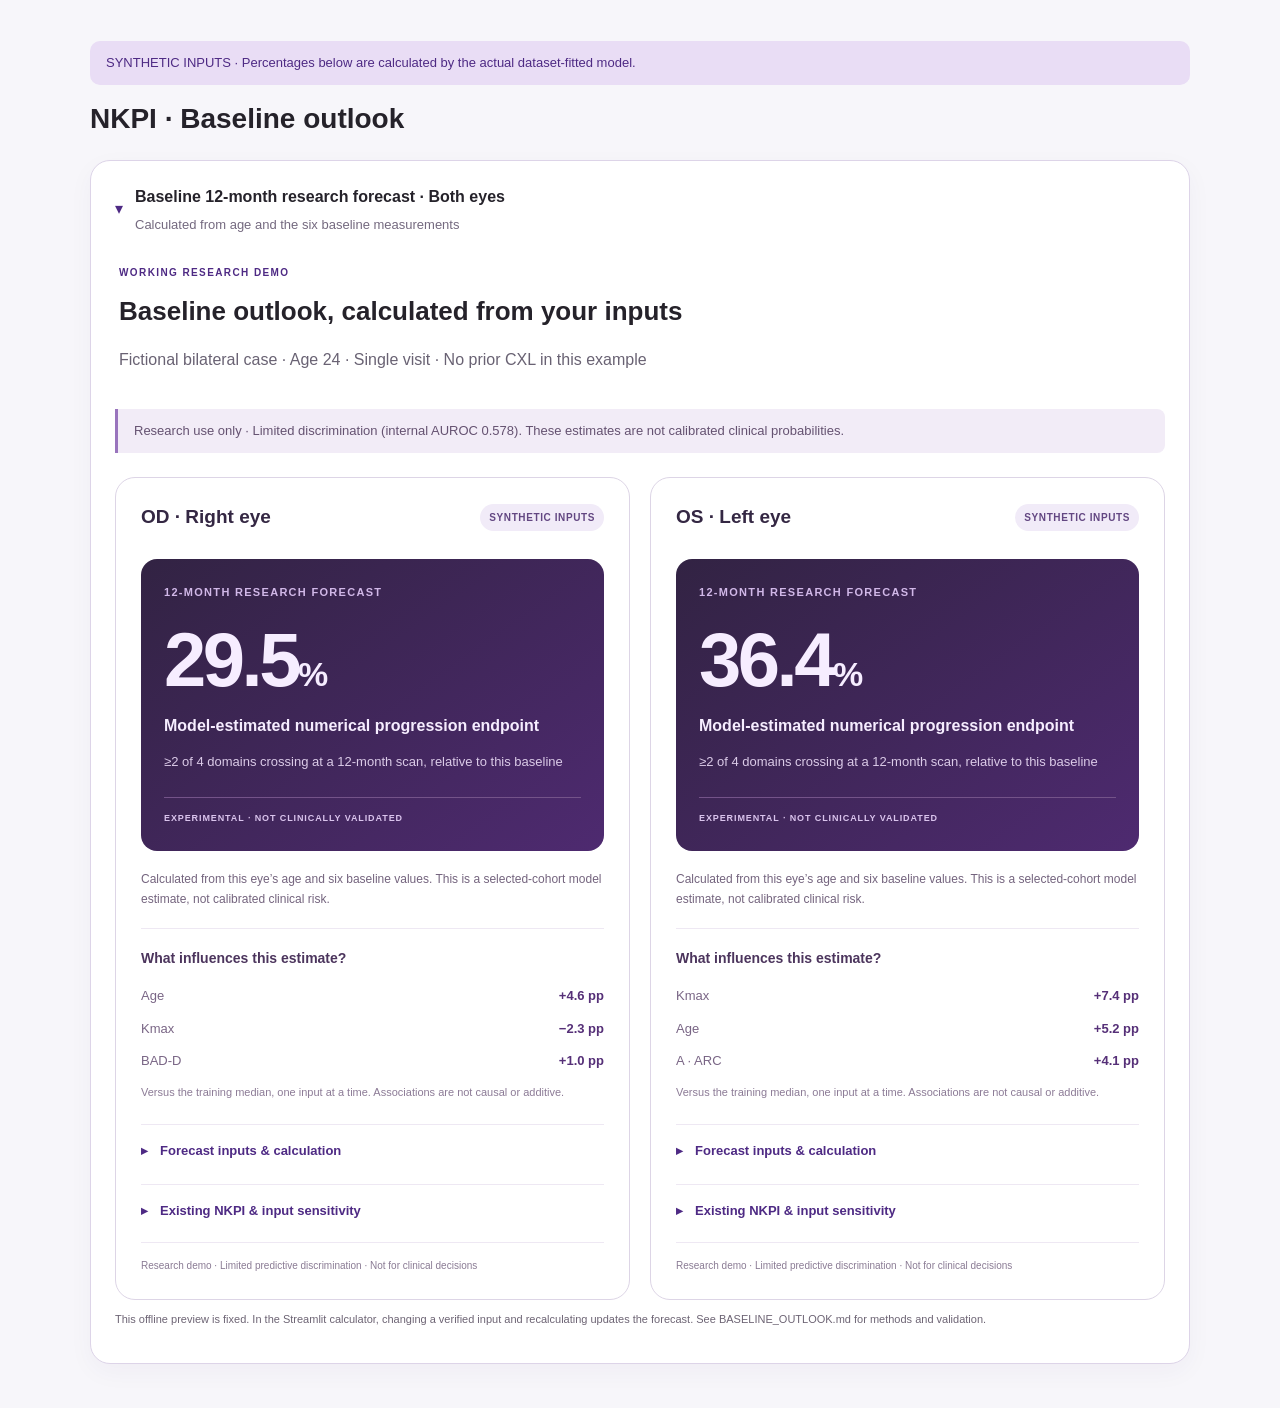
<file: docs/BASELINE_OUTLOOK_PREVIEW.html>
<!doctype html><html lang="en"><head><meta charset="utf-8"><meta name="viewport" content="width=device-width,initial-scale=1"><title>NKPI baseline forecast · Working research demo</title><link rel="stylesheet" href="../components/app.css"><style>body{padding:28px 18px}main{max-width:1100px;margin:auto}.preview-label{background:#e9ddf5;color:#4e2a84;padding:12px 16px;border-radius:10px;font-size:13px}.bl-drawer{padding:24px}</style></head><body><main><p class="preview-label">SYNTHETIC INPUTS · Percentages below are calculated by the actual dataset-fitted model.</p><h1>NKPI · Baseline outlook</h1><details class="card bl-drawer" open><summary><span><b>Baseline 12-month research forecast · Both eyes</b><small>Calculated from age and the six baseline measurements</small></span></summary><div class="bl-intro"><span class="eyebrow">WORKING RESEARCH DEMO</span><h2>Baseline outlook, calculated from your inputs</h2><p>Fictional bilateral case · Age 24 · Single visit · No prior CXL in this example</p></div><div class="bl-validation-note">Research use only · Limited discrimination (internal AUROC 0.578). These estimates are not calibrated clinical probabilities.</div><div id="cards" class="eye-grid"></div><p class="micro">This offline preview is fixed. In the Streamlit calculator, changing a verified input and recalculating updates the forecast. See BASELINE_OUTLOOK.md for methods and validation.</p></details></main><script src="../components/schema.js"></script><script src="../components/baseline_outlook.js"></script><script>const result={"eyes":{"OD":{"eye":"OD","status":"ready","case":{"eye":"OD","mode":"baseline","age":24.0,"first":{"A":7.2,"B":5.8,"C":500.0,"Kmax":47.2,"BAD_D":2.4,"ARTmax":310.0},"latest":null,"interval_days":null,"scan_quality":{"first":"ok"},"verified":true,"treatment":"untreated","context":{"lenses":false,"rubbing":false,"vision":false},"demo":true,"landmarks":null,"history":[]},"prediction":{"nkpi":26.918992060597574,"effects":[{"feature":"age","key":"age","label":"Age at first scan","value":24.0,"reference":35.70778318514412,"effect":13.420191647036757,"log_odds_term":1.2575545429686488},{"feature":"baseline_ARTmax","key":"ARTmax","label":"First scan ARTmax","value":310.0,"reference":196.0,"effect":-9.428916401331179,"log_odds_term":-0.3525262444581141},{"feature":"baseline_Kmax","key":"Kmax","label":"First scan Kmax","value":47.2,"reference":51.0,"effect":-3.266153451429332,"log_odds_term":-0.225425361207719},{"feature":"baseline_BAD_D","key":"BAD_D","label":"First scan BAD-D","value":2.4,"reference":5.87,"effect":1.8059437978469646,"log_odds_term":0.11480191206005864},{"feature":"baseline_C","key":"C","label":"First scan Thinnest cornea","value":500.0,"reference":482.0,"effect":-1.07940463506036,"log_odds_term":-0.05373519233338575},{"feature":"baseline_B","key":"B","label":"First scan PRC","value":5.8,"reference":5.36,"effect":0.9149908098932151,"log_odds_term":0.05057118752593071},{"feature":"baseline_A","key":"A","label":"First scan ARC","value":7.2,"reference":7.08,"effect":-0.07652953321799671,"log_odds_term":-0.0065143515507504225}],"outside_range":[]},"errors":[],"holds":[],"warnings":[],"measurements":[{"key":"A","label":"A \u00b7 ARC","name":"Anterior radius","unit":"mm","decimals":2,"low":2.5,"high":12.5,"first":7.2,"latest":null,"change":null},{"key":"B","label":"B \u00b7 PRC","name":"Posterior radius","unit":"mm","decimals":2,"low":2.5,"high":12.5,"first":5.8,"latest":null,"change":null},{"key":"C","label":"C \u00b7 Thinnest","name":"Minimum pachymetry","unit":"\u00b5m","decimals":0,"low":200,"high":800,"first":500.0,"latest":null,"change":null},{"key":"Kmax","label":"Kmax","name":"Maximum keratometry","unit":"D","decimals":1,"low":20,"high":100,"first":47.2,"latest":null,"change":null},{"key":"BAD_D","label":"BAD-D","name":"Belin\u2013Ambr\u00f3sio deviation","unit":"","decimals":2,"low":-5,"high":60,"first":2.4,"latest":null,"change":null},{"key":"ARTmax","label":"ARTmax","name":"Relational thickness","unit":"","decimals":1,"low":1,"high":1000,"first":310.0,"latest":null,"change":null}],"model":{"file":"release_model_baseline.json","sha256":"1d300a50bbc7238b4dae0e29da31f40fa06cac040ad58ccf5cad4ebcc79e37f8","name":"Calibrated regularized logistic regression","release_id":"kcn-research-vnext-20260911-baseline","endpoint":"Source-recorded CXL-like treatment status","n_eyes":301,"n_patients":166,"n_cxl":64,"auc":0.7500791139240506,"auc95":[0.6820935202872926,0.8103057293629369]},"audit":[{"feature":"age","label":"Age at first scan","input_value":24.0,"model_value":24.0,"match":true},{"feature":"baseline_A","label":"First scan ARC","input_value":7.2,"model_value":7.2,"match":true},{"feature":"baseline_B","label":"First scan PRC","input_value":5.8,"model_value":5.8,"match":true},{"feature":"baseline_C","label":"First scan Thinnest cornea","input_value":500.0,"model_value":500.0,"match":true},{"feature":"baseline_BAD_D","label":"First scan BAD-D","input_value":2.4,"model_value":2.4,"match":true},{"feature":"baseline_ARTmax","label":"First scan ARTmax","input_value":310.0,"model_value":310.0,"match":true},{"feature":"baseline_Kmax","label":"First scan Kmax","input_value":47.2,"model_value":47.2,"match":true}],"impact_audit":{"method":"one_feature_to_stored_training_median","unit":"NKPI points on the displayed 0\u2013100 scale","additive":false,"causal":false,"cohort":{"eyes":301,"patients":166,"events":64,"controls":237},"rows":[{"feature":"age","label":"Age at first scan","key":"age","source":"age","direction":1,"unit":"years","value":24.0,"reference":35.70778318514412,"difference_from_median":-11.707783185144123,"effect_points":13.420191647036757,"nkpi_at_median":13.498800413560817,"outside_training_range":false,"rank":1},{"feature":"baseline_ARTmax","label":"First scan ARTmax","key":"ARTmax","source":"first","direction":1,"unit":"","value":310.0,"reference":196.0,"difference_from_median":114.0,"effect_points":-9.428916401331179,"nkpi_at_median":36.34790846192875,"outside_training_range":false,"rank":2},{"feature":"baseline_Kmax","label":"First scan Kmax","key":"Kmax","source":"first","direction":1,"unit":"D","value":47.2,"reference":51.0,"difference_from_median":-3.799999999999997,"effect_points":-3.266153451429332,"nkpi_at_median":30.185145512026907,"outside_training_range":false,"rank":3},{"feature":"baseline_BAD_D","label":"First scan BAD-D","key":"BAD_D","source":"first","direction":1,"unit":"","value":2.4,"reference":5.87,"difference_from_median":-3.47,"effect_points":1.8059437978469646,"nkpi_at_median":25.11304826275061,"outside_training_range":false,"rank":4},{"feature":"baseline_C","label":"First scan Thinnest cornea","key":"C","source":"first","direction":1,"unit":"\u00b5m","value":500.0,"reference":482.0,"difference_from_median":18.0,"effect_points":-1.07940463506036,"nkpi_at_median":27.998396695657934,"outside_training_range":false,"rank":5},{"feature":"baseline_B","label":"First scan PRC","key":"B","source":"first","direction":1,"unit":"mm","value":5.8,"reference":5.36,"difference_from_median":0.4399999999999995,"effect_points":0.9149908098932151,"nkpi_at_median":26.00400125070436,"outside_training_range":false,"rank":6},{"feature":"baseline_A","label":"First scan ARC","key":"A","source":"first","direction":1,"unit":"mm","value":7.2,"reference":7.08,"difference_from_median":0.1200000000000001,"effect_points":-0.07652953321799671,"nkpi_at_median":26.99552159381557,"outside_training_range":false,"rank":7}]},"input_sha256":"cfce4c667e82439e2dc42534ecd1a0f3368edd32dc1fbdc31642adcf8b1ecf66","model_sha256":"1d300a50bbc7238b4dae0e29da31f40fa06cac040ad58ccf5cad4ebcc79e37f8","evidence":{"version":"1.0.0-observed-evidence","model_sha256":"998c8ad6323d84a0782be2163d91f8bcc8410fd259c686831ccba1a01fa071cc","input_sha256":"cfce4c667e82439e2dc42534ecd1a0f3368edd32dc1fbdc31642adcf8b1ecf66","eye":"OD","research_only":true,"status":"unavailable","reason":"A second visit is needed to assess observed change.","calibrated":false},"baseline_outlook":{"version":"1.1.0-baseline-forecast-demo","eye":"OD","input_sha256":"cfce4c667e82439e2dc42534ecd1a0f3368edd32dc1fbdc31642adcf8b1ecf66","model_sha256":"1d300a50bbc7238b4dae0e29da31f40fa06cac040ad58ccf5cad4ebcc79e37f8","research_only":true,"calibrated":false,"status":"ready","reason":null,"forecast":{"status":"experimental_ready","version":"0.2.0-baseline-research-demo","eye":"OD","input_sha256":"cfce4c667e82439e2dc42534ecd1a0f3368edd32dc1fbdc31642adcf8b1ecf66","model_sha256":"44966371a38b676ba37aa10b93f8aa5b76652abcb87f1521fe3fb95ac8288a08","horizon_months":12,"probability":0.2948005728874254,"clinical_release":false,"population_risk_calibration":false,"endpoint":"at_least_two_of_four_numerical_domains","predictor_reference":"selected_baseline_scan","feature_values":{"age_baseline":24.0,"baseline_A":7.2,"baseline_B":5.8,"baseline_C":500.0,"baseline_BAD_D":2.4,"baseline_ARTmax":310.0,"baseline_Kmax":47.2,"log_interval_years":0.0},"effects":[{"feature":"age_baseline","key":"age","value":24.0,"reference":34.2101480523214,"probability_at_reference":0.24864596016997723,"effect_pp":4.615461271744817},{"feature":"baseline_Kmax","key":"Kmax","value":47.2,"reference":50.8,"probability_at_reference":0.31751335010200393,"effect_pp":-2.271277721457854},{"feature":"baseline_BAD_D","key":"BAD_D","value":2.4,"reference":5.745,"probability_at_reference":0.28470229467544966,"effect_pp":1.009827821197573},{"feature":"baseline_C","key":"C","value":500.0,"reference":484.5,"probability_at_reference":0.28650845704410977,"effect_pp":0.8292115843315628},{"feature":"baseline_A","key":"A","value":7.2,"reference":7.08,"probability_at_reference":0.2994988542232202,"effect_pp":-0.4698281335794807},{"feature":"baseline_B","key":"B","value":5.8,"reference":5.385,"probability_at_reference":0.29637987306239305,"effect_pp":-0.15793001749676572},{"feature":"baseline_ARTmax","key":"ARTmax","value":310.0,"reference":201.0,"probability_at_reference":0.29437286516012307,"effect_pp":0.04277077273023289}],"outside_training_ranges":[],"extrapolated":false,"assumption_treatment":"untreated","assumption_scan_quality":"ok"},"current_nkpi":26.918992060597574,"score_low":21.584832357704748,"score_high":33.016333507658416,"rows":[{"key":"ARTmax","value":310.0,"reference_pair_limit":44.24,"input_low":265.76,"input_high":354.24,"clipped":false,"score_at_low":30.39431609603438,"score_at_high":23.705707061515362,"score_low":23.705707061515362,"score_high":30.39431609603438,"maximum_shift":3.475324035436806},{"key":"C","value":500.0,"reference_pair_limit":14.2,"input_low":485.8,"input_high":514.2,"clipped":false,"score_at_low":27.76833111838384,"score_at_high":26.086249382501293,"score_low":26.086249382501293,"score_high":27.76833111838384,"maximum_shift":0.849339057786267},{"key":"Kmax","value":47.2,"reference_pair_limit":0.926,"input_low":46.274,"input_high":48.126000000000005,"clipped":false,"score_at_low":26.15777370183561,"score_at_high":27.694054606054525,"score_low":26.15777370183561,"score_high":27.694054606054525,"maximum_shift":0.7750625454569509},{"key":"BAD_D","value":2.4,"reference_pair_limit":0.81,"input_low":1.5899999999999999,"input_high":3.21,"clipped":false,"score_at_low":27.352167156842192,"score_at_high":26.490175657675458,"score_low":26.490175657675458,"score_high":27.352167156842192,"maximum_shift":0.4331750962446179},{"key":"B","value":5.8,"reference_pair_limit":0.131,"input_low":5.669,"input_high":5.931,"clipped":false,"score_at_low":26.644459037163912,"score_at_high":27.195305073259398,"score_low":26.644459037163912,"score_high":27.195305073259398,"maximum_shift":0.2763130126618236},{"key":"A","value":7.2,"reference_pair_limit":0.106,"input_low":7.094,"input_high":7.306,"clipped":false,"score_at_low":26.986586086295922,"score_at_high":26.85150507580628,"score_low":26.85150507580628,"score_high":26.986586086295922,"maximum_shift":0.06759402569834805}],"largest_sensitivity":"ARTmax","age_fixed":24.0,"within_training_ranges":true,"outside_training_ranges":[],"top_contributors":[{"feature":"age","key":"age","label":"Age at first scan","value":24.0,"reference":35.70778318514412,"effect":13.420191647036757,"log_odds_term":1.2575545429686488},{"feature":"baseline_ARTmax","key":"ARTmax","label":"First scan ARTmax","value":310.0,"reference":196.0,"effect":-9.428916401331179,"log_odds_term":-0.3525262444581141},{"feature":"baseline_Kmax","key":"Kmax","label":"First scan Kmax","value":47.2,"reference":51.0,"effect":-3.266153451429332,"log_odds_term":-0.225425361207719}],"scan_quality":"ok","treatment":"untreated","clipped":false}},"OS":{"eye":"OS","status":"ready","case":{"eye":"OS","mode":"baseline","age":24.0,"first":{"A":6.1,"B":4.7,"C":423.0,"Kmax":62.1,"BAD_D":12.8,"ARTmax":106.0},"latest":null,"interval_days":null,"scan_quality":{"first":"ok"},"verified":true,"treatment":"untreated","context":{"lenses":false,"rubbing":false,"vision":false},"demo":true,"landmarks":null,"history":[]},"prediction":{"nkpi":57.022186275433405,"effects":[{"feature":"age","key":"age","label":"Age at first scan","value":24.0,"reference":35.70778318514412,"effect":21.038323054534636,"log_odds_term":1.2575545429686488},{"feature":"baseline_Kmax","key":"Kmax","label":"First scan Kmax","value":62.1,"reference":51.0,"effect":11.641770952675287,"log_odds_term":0.4028825143006396},{"feature":"baseline_ARTmax","key":"ARTmax","label":"First scan ARTmax","value":106.0,"reference":196.0,"effect":8.606185603134954,"log_odds_term":0.4320522809027427},{"feature":"baseline_BAD_D","key":"BAD_D","label":"First scan BAD-D","value":12.8,"reference":5.87,"effect":-4.520856950068051,"log_odds_term":-0.16649453785095028},{"feature":"baseline_C","key":"C","label":"First scan Thinnest cornea","value":423.0,"reference":482.0,"effect":4.396698866379033,"log_odds_term":0.17810035359194618},{"feature":"baseline_B","key":"B","label":"First scan PRC","value":4.7,"reference":5.36,"effect":-1.7193937240071975,"log_odds_term":-0.0669891592397481},{"feature":"baseline_A","key":"A","label":"First scan ARC","value":6.1,"reference":7.08,"effect":0.7795465875056848,"log_odds_term":0.029113362331863697}],"outside_range":[]},"errors":[],"holds":[],"warnings":[],"measurements":[{"key":"A","label":"A \u00b7 ARC","name":"Anterior radius","unit":"mm","decimals":2,"low":2.5,"high":12.5,"first":6.1,"latest":null,"change":null},{"key":"B","label":"B \u00b7 PRC","name":"Posterior radius","unit":"mm","decimals":2,"low":2.5,"high":12.5,"first":4.7,"latest":null,"change":null},{"key":"C","label":"C \u00b7 Thinnest","name":"Minimum pachymetry","unit":"\u00b5m","decimals":0,"low":200,"high":800,"first":423.0,"latest":null,"change":null},{"key":"Kmax","label":"Kmax","name":"Maximum keratometry","unit":"D","decimals":1,"low":20,"high":100,"first":62.1,"latest":null,"change":null},{"key":"BAD_D","label":"BAD-D","name":"Belin\u2013Ambr\u00f3sio deviation","unit":"","decimals":2,"low":-5,"high":60,"first":12.8,"latest":null,"change":null},{"key":"ARTmax","label":"ARTmax","name":"Relational thickness","unit":"","decimals":1,"low":1,"high":1000,"first":106.0,"latest":null,"change":null}],"model":{"file":"release_model_baseline.json","sha256":"1d300a50bbc7238b4dae0e29da31f40fa06cac040ad58ccf5cad4ebcc79e37f8","name":"Calibrated regularized logistic regression","release_id":"kcn-research-vnext-20260911-baseline","endpoint":"Source-recorded CXL-like treatment status","n_eyes":301,"n_patients":166,"n_cxl":64,"auc":0.7500791139240506,"auc95":[0.6820935202872926,0.8103057293629369]},"audit":[{"feature":"age","label":"Age at first scan","input_value":24.0,"model_value":24.0,"match":true},{"feature":"baseline_A","label":"First scan ARC","input_value":6.1,"model_value":6.1,"match":true},{"feature":"baseline_B","label":"First scan PRC","input_value":4.7,"model_value":4.7,"match":true},{"feature":"baseline_C","label":"First scan Thinnest cornea","input_value":423.0,"model_value":423.0,"match":true},{"feature":"baseline_BAD_D","label":"First scan BAD-D","input_value":12.8,"model_value":12.8,"match":true},{"feature":"baseline_ARTmax","label":"First scan ARTmax","input_value":106.0,"model_value":106.0,"match":true},{"feature":"baseline_Kmax","label":"First scan Kmax","input_value":62.1,"model_value":62.1,"match":true}],"impact_audit":{"method":"one_feature_to_stored_training_median","unit":"NKPI points on the displayed 0\u2013100 scale","additive":false,"causal":false,"cohort":{"eyes":301,"patients":166,"events":64,"controls":237},"rows":[{"feature":"age","label":"Age at first scan","key":"age","source":"age","direction":1,"unit":"years","value":24.0,"reference":35.70778318514412,"difference_from_median":-11.707783185144123,"effect_points":21.038323054534636,"nkpi_at_median":35.98386322089877,"outside_training_range":false,"rank":1},{"feature":"baseline_Kmax","label":"First scan Kmax","key":"Kmax","source":"first","direction":1,"unit":"D","value":62.1,"reference":51.0,"difference_from_median":11.100000000000001,"effect_points":11.641770952675287,"nkpi_at_median":45.38041532275812,"outside_training_range":false,"rank":2},{"feature":"baseline_ARTmax","label":"First scan ARTmax","key":"ARTmax","source":"first","direction":1,"unit":"","value":106.0,"reference":196.0,"difference_from_median":-90.0,"effect_points":8.606185603134954,"nkpi_at_median":48.41600067229845,"outside_training_range":false,"rank":3},{"feature":"baseline_BAD_D","label":"First scan BAD-D","key":"BAD_D","source":"first","direction":1,"unit":"","value":12.8,"reference":5.87,"difference_from_median":6.930000000000001,"effect_points":-4.520856950068051,"nkpi_at_median":61.54304322550146,"outside_training_range":false,"rank":4},{"feature":"baseline_C","label":"First scan Thinnest cornea","key":"C","source":"first","direction":1,"unit":"\u00b5m","value":423.0,"reference":482.0,"difference_from_median":-59.0,"effect_points":4.396698866379033,"nkpi_at_median":52.62548740905437,"outside_training_range":false,"rank":5},{"feature":"baseline_B","label":"First scan PRC","key":"B","source":"first","direction":1,"unit":"mm","value":4.7,"reference":5.36,"difference_from_median":-0.6600000000000001,"effect_points":-1.7193937240071975,"nkpi_at_median":58.7415799994406,"outside_training_range":false,"rank":6},{"feature":"baseline_A","label":"First scan ARC","key":"A","source":"first","direction":1,"unit":"mm","value":6.1,"reference":7.08,"difference_from_median":-0.9800000000000004,"effect_points":0.7795465875056848,"nkpi_at_median":56.24263968792772,"outside_training_range":false,"rank":7}]},"input_sha256":"b3d2eb5af9e120a1113b38390d95dbd70b3e911897e4d463394ababced403893","model_sha256":"1d300a50bbc7238b4dae0e29da31f40fa06cac040ad58ccf5cad4ebcc79e37f8","evidence":{"version":"1.0.0-observed-evidence","model_sha256":"998c8ad6323d84a0782be2163d91f8bcc8410fd259c686831ccba1a01fa071cc","input_sha256":"b3d2eb5af9e120a1113b38390d95dbd70b3e911897e4d463394ababced403893","eye":"OS","research_only":true,"status":"unavailable","reason":"A second visit is needed to assess observed change.","calibrated":false},"baseline_outlook":{"version":"1.1.0-baseline-forecast-demo","eye":"OS","input_sha256":"b3d2eb5af9e120a1113b38390d95dbd70b3e911897e4d463394ababced403893","model_sha256":"1d300a50bbc7238b4dae0e29da31f40fa06cac040ad58ccf5cad4ebcc79e37f8","research_only":true,"calibrated":false,"status":"ready","reason":null,"forecast":{"status":"experimental_ready","version":"0.2.0-baseline-research-demo","eye":"OS","input_sha256":"b3d2eb5af9e120a1113b38390d95dbd70b3e911897e4d463394ababced403893","model_sha256":"44966371a38b676ba37aa10b93f8aa5b76652abcb87f1521fe3fb95ac8288a08","horizon_months":12,"probability":0.36368456183654807,"clinical_release":false,"population_risk_calibration":false,"endpoint":"at_least_two_of_four_numerical_domains","predictor_reference":"selected_baseline_scan","feature_values":{"age_baseline":24.0,"baseline_A":6.1,"baseline_B":4.7,"baseline_C":423.0,"baseline_BAD_D":12.8,"baseline_ARTmax":106.0,"baseline_Kmax":62.1,"log_interval_years":0.0},"effects":[{"feature":"baseline_Kmax","key":"Kmax","value":62.1,"reference":50.8,"probability_at_reference":0.29005063353733535,"effect_pp":7.363392829921272},{"feature":"age_baseline","key":"age","value":24.0,"reference":34.2101480523214,"probability_at_reference":0.3115092390135232,"effect_pp":5.217532282302489},{"feature":"baseline_A","key":"A","value":6.1,"reference":7.08,"probability_at_reference":0.32232098210889926,"effect_pp":4.136357972764881},{"feature":"baseline_C","key":"C","value":423.0,"reference":484.5,"probability_at_reference":0.4013553522856236,"effect_pp":-3.767079044907551},{"feature":"baseline_BAD_D","key":"BAD_D","value":12.8,"reference":5.745,"probability_at_reference":0.38795742231738445,"effect_pp":-2.427286048083638},{"feature":"baseline_B","key":"B","value":4.7,"reference":5.385,"probability_at_reference":0.36079225997286307,"effect_pp":0.28923018636849984},{"feature":"baseline_ARTmax","key":"ARTmax","value":106.0,"reference":201.0,"probability_at_reference":0.3640997939051772,"effect_pp":-0.04152320686291455}],"outside_training_ranges":[],"extrapolated":false,"assumption_treatment":"untreated","assumption_scan_quality":"ok"},"current_nkpi":57.022186275433405,"score_low":49.05515106942948,"score_high":64.6413504800765,"rows":[{"key":"ARTmax","value":106.0,"reference_pair_limit":44.24,"input_low":61.76,"input_high":150.24,"clipped":false,"score_at_low":61.132904912028856,"score_at_high":52.812292446146216,"score_low":52.812292446146216,"score_high":61.132904912028856,"maximum_shift":4.209893829287189},{"key":"Kmax","value":62.1,"reference_pair_limit":1.62,"input_low":60.480000000000004,"input_high":63.72,"clipped":false,"score_at_low":55.34064273502432,"score_at_high":58.68768017490059,"score_low":55.34064273502432,"score_high":58.68768017490059,"maximum_shift":1.6815435404090877},{"key":"C","value":423.0,"reference_pair_limit":14.2,"input_low":408.8,"input_high":437.2,"clipped":false,"score_at_low":58.066661063817904,"score_at_high":55.971421968081295,"score_low":55.971421968081295,"score_high":58.066661063817904,"maximum_shift":1.050764307352111},{"key":"BAD_D","value":12.8,"reference_pair_limit":0.81,"input_low":11.99,"input_high":13.610000000000001,"clipped":false,"score_at_low":57.558253352836836,"score_at_high":56.48446727931805,"score_low":56.48446727931805,"score_high":57.558253352836836,"maximum_shift":0.537718996115359},{"key":"B","value":4.7,"reference_pair_limit":0.131,"input_low":4.569,"input_high":4.831,"clipped":false,"score_at_low":56.67874876231794,"score_at_high":57.36494917401228,"score_low":56.67874876231794,"score_high":57.36494917401228,"maximum_shift":0.3434375131154681},{"key":"A","value":6.1,"reference_pair_limit":0.106,"input_low":5.994,"input_high":6.2059999999999995,"clipped":false,"score_at_low":57.10630335830523,"score_at_high":56.93802862377955,"score_low":56.93802862377955,"score_high":57.10630335830523,"maximum_shift":0.0841576516538538}],"largest_sensitivity":"ARTmax","age_fixed":24.0,"within_training_ranges":true,"outside_training_ranges":[],"top_contributors":[{"feature":"age","key":"age","label":"Age at first scan","value":24.0,"reference":35.70778318514412,"effect":21.038323054534636,"log_odds_term":1.2575545429686488},{"feature":"baseline_Kmax","key":"Kmax","label":"First scan Kmax","value":62.1,"reference":51.0,"effect":11.641770952675287,"log_odds_term":0.4028825143006396},{"feature":"baseline_ARTmax","key":"ARTmax","label":"First scan ARTmax","value":106.0,"reference":196.0,"effect":8.606185603134954,"log_odds_term":0.4320522809027427}],"scan_quality":"ok","treatment":"untreated","clipped":false}}},"version":"3.1.0-interval-half","ui_version":"8.2.0-baseline-forecast-demo"},config={"version":"0.2.0-baseline-research-demo","features":["age_baseline","baseline_A","baseline_B","baseline_C","baseline_BAD_D","baseline_ARTmax","baseline_Kmax","log_interval_years"],"scaler_mean":[39.751093569624146,7.0073275862068956,5.353146551724137,484.1508620689655,6.381853448275863,224.1293103448276,52.35431034482758,0.14132626243880975],"scaler_scale":[16.079416102237662,0.5729045141578564,0.6249993207487391,45.949171685321836,3.935530625736357,108.97164532910051,6.3579829299998005,0.8245974536196873],"coef":[-0.3679871299582394,-0.10740109641234365,-0.011423034101260759,0.11923363966960444,-0.05773669132709364,0.0020576777865102753,0.18889997024779337,0.09618683800136436],"intercept":-1.119909253149248,"feature_stats":{"age_baseline":{"min":18.853227650122864,"max":79.54441227403711,"median":34.2101480523214},"baseline_A":{"min":4.43,"max":8.4,"median":7.08},"baseline_B":{"min":3.16,"max":6.68,"median":5.385},"baseline_C":{"min":353.0,"max":639.0,"median":484.5},"baseline_BAD_D":{"min":-0.6,"max":26.51,"median":5.745},"baseline_ARTmax":{"min":49.0,"max":609.0,"median":201.0},"baseline_Kmax":{"min":41.7,"max":82.8,"median":50.8},"log_interval_years":{"min":-1.3897020100222326,"max":1.5866121776746571,"median":0.19074836553861582}},"horizon_months":12,"training_eyes":232,"training_patients":130,"target":"At least 2 of 4 fixed domains crossed at recorded follow-up relative to first scan","domain_rules":[{"key":"anterior","label":"Anterior curvature","rule":"ARC decrease >0.106 mm OR Kmax increase >1 D"},{"key":"posterior","label":"Posterior curvature","rule":"PRC decrease >0.085 mm"},{"key":"pachymetric","label":"Pachymetric","rule":"Thinnest decrease >2% OR ARTmax decrease >44.24"},{"key":"composite","label":"Composite deviation","rule":"BAD-D increase >0.42"}],"sha256":"44966371a38b676ba37aa10b93f8aa5b76652abcb87f1521fe3fb95ac8288a08","clinical_release":false,"population_risk_calibration":false,"validation":{"eyes":232,"events":59,"auc":0.5775448221808563,"brier":0.18827707973214675,"log_loss":0.5633196367554829,"observed_fraction":0.2543103448275862,"mean_prediction":0.2549399006881831,"calibration_intercept":-0.14298953988737206,"calibration_slope":0.8685483205707552},"prevalence_validation":{"eyes":232,"events":59,"auc":0.47506613108650925,"brier":0.1896692838997715,"log_loss":0.5671074761916796,"observed_fraction":0.2543103448275862,"mean_prediction":0.25430758901281714,"calibration_intercept":-0.4990466568329735,"calibration_slope":0.5360325061189236},"near_twelve_months":{"window_months":[9,15],"eyes":45,"patients":25,"events":11,"note":"Post-fit descriptive subset of held-out predictions at the actual observed intervals, not exact 12-month validation.","metrics":{"candidate":{"eyes":45,"events":11,"auc":0.5989304812834224,"brier":0.18149654714504182,"log_loss":0.5472413710043492,"observed_fraction":0.24444444444444444,"mean_prediction":0.25809127901109147,"calibration_intercept":0.4718234677292476,"calibration_slope":1.5268722159909502},"interval_only":{"eyes":45,"events":11,"auc":0.5013368983957219,"brier":0.18497605384852903,"log_loss":0.5568972104064949,"observed_fraction":0.24444444444444444,"mean_prediction":0.2548926702279745,"calibration_intercept":-29.56837363855845,"calibration_slope":-26.495530705191676},"prevalence":{"eyes":45,"events":11,"auc":0.4144385026737968,"brier":0.18489138058988241,"log_loss":0.5566784101454725,"observed_fraction":0.24444444444444444,"mean_prediction":0.2542876209542876,"calibration_intercept":-42.048692449417636,"calibration_slope":-38.020274731103726}}},"bootstrap":{"auc_95_percentile":[0.49544820334552575,0.6658304842584294],"brier_improvement_over_prevalence_95_percentile":[-0.0032386662463731695,0.006195459563359263],"note":"Patient-cluster bootstrap of fixed averaged OOF predictions; does not refit or capture all model-development uncertainty."}};document.getElementById('cards').innerHTML=Object.values(result.eyes).map(r=>NKPIBaseline.render({...r.baseline_outlook,forecast_config:config,demo:true})).join('');</script></body></html>
</file>
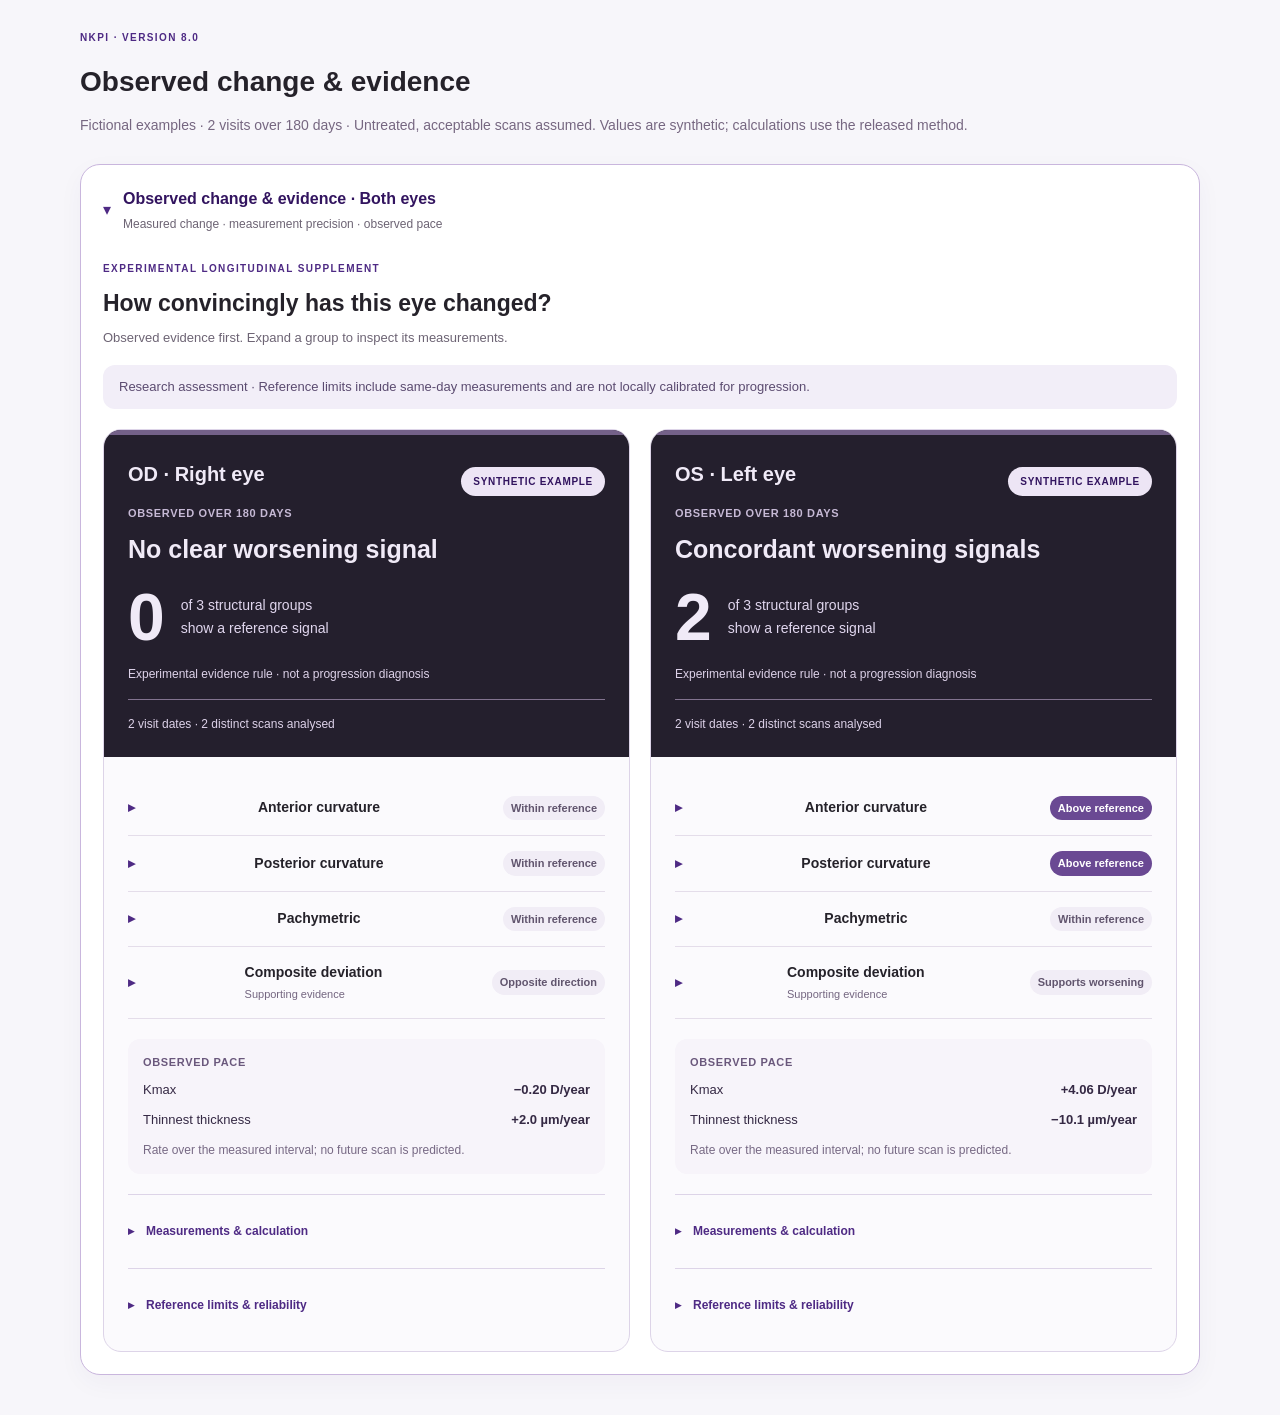
<file: docs/OBSERVED_EVIDENCE_PREVIEW.html>
<!doctype html><html lang="en"><head><meta charset="utf-8"><meta name="viewport" content="width=device-width,initial-scale=1"><title>NKPI 8.0 · Observed evidence preview</title><link rel="stylesheet" href="../components/app.css"><style>body{padding:24px 12px}main{max-width:1120px;margin:auto}.preview-note{color:#766781;font-size:14px;margin-bottom:24px}</style></head><body><main><span class="eyebrow">NKPI · VERSION 8.0</span><h1>Observed change &amp; evidence</h1><p class="preview-note">Fictional examples · 2 visits over 180 days · Untreated, acceptable scans assumed. Values are synthetic; calculations use the released method.</p><details class="card progression-drawer" open><summary><span><b>Observed change &amp; evidence · Both eyes</b><small>Measured change · measurement precision · observed pace</small></span></summary><div class="progression-intro"><span class="eyebrow">EXPERIMENTAL LONGITUDINAL SUPPLEMENT</span><h2>How convincingly has this eye changed?</h2><p>Observed evidence first. Expand a group to inspect its measurements.</p></div><div class="evidence-research-note">Research assessment · Reference limits include same-day measurements and are not locally calibrated for progression.</div><div id="cards" class="eye-grid"></div></details></main><script src="../components/schema.js"></script><script src="../components/progression_summary.js"></script><script>const data={"eyes":{"OD":{"eye":"OD","status":"ready","case":{"eye":"OD","mode":"longitudinal","age":24.0,"first":{"A":7.2,"B":5.8,"C":480.0,"Kmax":52.0,"BAD_D":4.0,"ARTmax":230.0},"latest":{"A":7.21,"B":5.81,"C":481.0,"Kmax":51.9,"BAD_D":3.9,"ARTmax":232.0},"interval_days":180,"scan_quality":{"first":"ok","latest":"ok"},"verified":true,"treatment":"untreated","context":{"lenses":false,"rubbing":false,"vision":false},"demo":true,"landmarks":null,"history":[]},"prediction":{"nkpi":35.537289871355455,"effects":[{"feature":"age","key":"age","label":"Age at first scan","value":24.0,"reference":34.95759666522927,"effect":13.56008711415025,"log_odds_term":1.0127505337786977},{"feature":"latest_ARTmax","key":"ARTmax","label":"Latest scan ARTmax","value":232.0,"reference":193.5,"effect":-4.855766325092752,"log_odds_term":-0.08535042960784243},{"feature":"interval_years","key":"interval_years","label":"Scan interval","value":0.49282326125793136,"reference":1.1745621059980698,"effect":3.0255683147298527,"log_odds_term":0.2706258714200433},{"feature":"latest_B","key":"B","label":"Latest scan PRC","value":5.81,"reference":5.385,"effect":2.2645349440605784,"log_odds_term":0.11434168392184121},{"feature":"latest_BAD_D","key":"BAD_D","label":"Latest scan BAD-D","value":3.9,"reference":5.75,"effect":1.2454250644216174,"log_odds_term":0.07828014668458579},{"feature":"raw_worsening_A","key":"A","label":"ARC change","value":-0.009999999999999787,"reference":0.019999999999999574,"effect":-1.1732888016190302,"log_odds_term":-0.0775706019091101},{"feature":"raw_worsening_Kmax","key":"Kmax","label":"Kmax change","value":-0.10000000000000142,"reference":0.10000000000000142,"effect":-0.5772734194130251,"log_odds_term":-0.05501007069951981},{"feature":"raw_worsening_ARTmax","key":"ARTmax","label":"ARTmax change","value":-2.0,"reference":5.0,"effect":-0.4550390603997343,"log_odds_term":-0.03284687707456679},{"feature":"latest_A","key":"A","label":"Latest scan ARC","value":7.21,"reference":7.0649999999999995,"effect":-0.4001187894453224,"log_odds_term":-0.027608231539968404},{"feature":"latest_Kmax","key":"Kmax","label":"Latest scan Kmax","value":51.9,"reference":51.3,"effect":0.35377979920881586,"log_odds_term":-0.017457261635071265},{"feature":"raw_worsening_B","key":"B","label":"PRC change","value":-0.009999999999999787,"reference":0.010000000000000675,"effect":0.32996303919195924,"log_odds_term":0.03401898002942279},{"feature":"latest_C","key":"C","label":"Latest scan Thinnest cornea","value":481.0,"reference":483.5,"effect":0.20515500532331288,"log_odds_term":0.005626723185125314},{"feature":"raw_worsening_BAD_D","key":"BAD_D","label":"BAD-D change","value":-0.10000000000000009,"reference":0.08000000000000007,"effect":-0.05581994496650111,"log_odds_term":-0.004227032199500512},{"feature":"raw_worsening_C","key":"C","label":"Thinnest cornea change","value":-1.0,"reference":-1.0,"effect":0.0,"log_odds_term":0.001552373083260213}],"outside_range":[]},"errors":[],"holds":[],"warnings":["This two-visit research model uses 50% of the original scan-interval coefficient. This amendment has not been recalibrated or clinically revalidated."],"measurements":[{"key":"A","label":"A \u00b7 ARC","name":"Anterior radius","unit":"mm","decimals":2,"low":2.5,"high":12.5,"first":7.2,"latest":7.21,"change":0.009999999999999787},{"key":"B","label":"B \u00b7 PRC","name":"Posterior radius","unit":"mm","decimals":2,"low":2.5,"high":12.5,"first":5.8,"latest":5.81,"change":0.009999999999999787},{"key":"C","label":"C \u00b7 Thinnest","name":"Minimum pachymetry","unit":"\u00b5m","decimals":0,"low":200,"high":800,"first":480.0,"latest":481.0,"change":1.0},{"key":"Kmax","label":"Kmax","name":"Maximum keratometry","unit":"D","decimals":1,"low":20,"high":100,"first":52.0,"latest":51.9,"change":-0.10000000000000142},{"key":"BAD_D","label":"BAD-D","name":"Belin\u2013Ambr\u00f3sio deviation","unit":"","decimals":2,"low":-5,"high":60,"first":4.0,"latest":3.9,"change":-0.10000000000000009},{"key":"ARTmax","label":"ARTmax","name":"Relational thickness","unit":"","decimals":1,"low":1,"high":1000,"first":230.0,"latest":232.0,"change":2.0}],"model":{"file":"release_model_longitudinal.json","sha256":"eed74a1a1c4ba2e05d1df1adc8dc9930d46f412b5cf5d400e18a8196868739c0","name":"Logistic research index \u2014 scan-interval coefficient \u00d7 0.5","release_id":"kcn-research-20260928-longitudinal-interval-half","endpoint":"Source-recorded CXL-like treatment status","n_eyes":262,"n_patients":148,"n_cxl":60,"auc":null,"auc95":null,"validation_status":"not_revalidated","interval_multiplier":0.5},"audit":[{"feature":"age","label":"Age at first scan","input_value":24.0,"model_value":24.0,"match":true},{"feature":"latest_A","label":"Latest scan ARC","input_value":7.21,"model_value":7.21,"match":true},{"feature":"latest_B","label":"Latest scan PRC","input_value":5.81,"model_value":5.81,"match":true},{"feature":"latest_C","label":"Latest scan Thinnest cornea","input_value":481.0,"model_value":481.0,"match":true},{"feature":"latest_BAD_D","label":"Latest scan BAD-D","input_value":3.9,"model_value":3.9,"match":true},{"feature":"latest_ARTmax","label":"Latest scan ARTmax","input_value":232.0,"model_value":232.0,"match":true},{"feature":"latest_Kmax","label":"Latest scan Kmax","input_value":51.9,"model_value":51.9,"match":true},{"feature":"raw_worsening_A","label":"ARC change","input_value":-0.009999999999999787,"model_value":-0.009999999999999787,"match":true},{"feature":"raw_worsening_B","label":"PRC change","input_value":-0.009999999999999787,"model_value":-0.009999999999999787,"match":true},{"feature":"raw_worsening_C","label":"Thinnest cornea change","input_value":-1.0,"model_value":-1.0,"match":true},{"feature":"raw_worsening_BAD_D","label":"BAD-D change","input_value":-0.10000000000000009,"model_value":-0.10000000000000009,"match":true},{"feature":"raw_worsening_ARTmax","label":"ARTmax change","input_value":-2.0,"model_value":-2.0,"match":true},{"feature":"raw_worsening_Kmax","label":"Kmax change","input_value":-0.10000000000000142,"model_value":-0.10000000000000142,"match":true},{"feature":"interval_years","label":"Scan interval","input_value":0.49282326125793136,"model_value":0.49282326125793136,"match":true}],"impact_audit":{"method":"one_feature_to_stored_training_median","unit":"NKPI points on the displayed 0\u2013100 scale","additive":false,"causal":false,"cohort":{"eyes":262,"patients":148,"events":60,"controls":202},"rows":[{"feature":"age","label":"Age at first scan","key":"age","source":"age","direction":1,"unit":"years","value":24.0,"reference":34.95759666522927,"difference_from_median":-10.957596665229268,"effect_points":13.56008711415025,"nkpi_at_median":21.977202757205205,"outside_training_range":false,"rank":1},{"feature":"latest_ARTmax","label":"Latest scan ARTmax","key":"ARTmax","source":"latest","direction":1,"unit":"","value":232.0,"reference":193.5,"difference_from_median":38.5,"effect_points":-4.855766325092752,"nkpi_at_median":40.39305619644821,"outside_training_range":false,"rank":2},{"feature":"interval_years","label":"Scan interval","key":"interval_years","source":"interval_years","direction":1,"unit":"years","value":0.49282326125793136,"reference":1.1745621059980698,"difference_from_median":-0.6817388447401385,"effect_points":3.0255683147298527,"nkpi_at_median":32.5117215566256,"outside_training_range":false,"rank":3},{"feature":"latest_B","label":"Latest scan PRC","key":"B","source":"latest","direction":1,"unit":"mm","value":5.81,"reference":5.385,"difference_from_median":0.4249999999999998,"effect_points":2.2645349440605784,"nkpi_at_median":33.272754927294876,"outside_training_range":false,"rank":4},{"feature":"latest_BAD_D","label":"Latest scan BAD-D","key":"BAD_D","source":"latest","direction":1,"unit":"","value":3.9,"reference":5.75,"difference_from_median":-1.85,"effect_points":1.2454250644216174,"nkpi_at_median":34.29186480693384,"outside_training_range":false,"rank":5},{"feature":"raw_worsening_A","label":"ARC change","key":"A","source":"change","direction":-1,"unit":"mm","value":-0.009999999999999787,"reference":0.019999999999999574,"difference_from_median":-0.02999999999999936,"effect_points":-1.1732888016190302,"nkpi_at_median":36.710578672974485,"outside_training_range":false,"rank":6},{"feature":"raw_worsening_Kmax","label":"Kmax change","key":"Kmax","source":"change","direction":1,"unit":"D","value":-0.10000000000000142,"reference":0.10000000000000142,"difference_from_median":-0.20000000000000284,"effect_points":-0.5772734194130251,"nkpi_at_median":36.11456329076848,"outside_training_range":false,"rank":7},{"feature":"raw_worsening_ARTmax","label":"ARTmax change","key":"ARTmax","source":"change","direction":-1,"unit":"","value":-2.0,"reference":5.0,"difference_from_median":-7.0,"effect_points":-0.4550390603997343,"nkpi_at_median":35.99232893175519,"outside_training_range":false,"rank":8},{"feature":"latest_A","label":"Latest scan ARC","key":"A","source":"latest","direction":1,"unit":"mm","value":7.21,"reference":7.0649999999999995,"difference_from_median":0.14500000000000046,"effect_points":-0.4001187894453224,"nkpi_at_median":35.93740866080078,"outside_training_range":false,"rank":9},{"feature":"latest_Kmax","label":"Latest scan Kmax","key":"Kmax","source":"latest","direction":1,"unit":"D","value":51.9,"reference":51.3,"difference_from_median":0.6000000000000014,"effect_points":0.35377979920881586,"nkpi_at_median":35.18351007214664,"outside_training_range":false,"rank":10},{"feature":"raw_worsening_B","label":"PRC change","key":"B","source":"change","direction":-1,"unit":"mm","value":-0.009999999999999787,"reference":0.010000000000000675,"difference_from_median":-0.020000000000000462,"effect_points":0.32996303919195924,"nkpi_at_median":35.207326832163496,"outside_training_range":false,"rank":11},{"feature":"latest_C","label":"Latest scan Thinnest cornea","key":"C","source":"latest","direction":1,"unit":"\u00b5m","value":481.0,"reference":483.5,"difference_from_median":-2.5,"effect_points":0.20515500532331288,"nkpi_at_median":35.33213486603214,"outside_training_range":false,"rank":12},{"feature":"raw_worsening_BAD_D","label":"BAD-D change","key":"BAD_D","source":"change","direction":1,"unit":"","value":-0.10000000000000009,"reference":0.08000000000000007,"difference_from_median":-0.18000000000000016,"effect_points":-0.05581994496650111,"nkpi_at_median":35.593109816321956,"outside_training_range":false,"rank":13},{"feature":"raw_worsening_C","label":"Thinnest cornea change","key":"C","source":"change","direction":-1,"unit":"\u00b5m","value":-1.0,"reference":-1.0,"difference_from_median":0.0,"effect_points":0.0,"nkpi_at_median":35.537289871355455,"outside_training_range":false,"rank":14}]},"input_sha256":"449520bd9173612f3a743df62552c32ffe68c7a32675d53084f4775e88ddb67f","model_sha256":"eed74a1a1c4ba2e05d1df1adc8dc9930d46f412b5cf5d400e18a8196868739c0","evidence":{"version":"1.0.0-observed-evidence","model_sha256":"998c8ad6323d84a0782be2163d91f8bcc8410fd259c686831ccba1a01fa071cc","input_sha256":"449520bd9173612f3a743df62552c32ffe68c7a32675d53084f4775e88ddb67f","eye":"OD","research_only":true,"status":"ready","reason":"","calibrated":false,"interval_days":180,"visits":2,"scans":2,"title":"No clear worsening signal","structural_count":0,"domains":[{"key":"anterior","name":"Anterior curvature","components":["A","Kmax"],"z":-0.1661370407150016,"adjusted_tail":1.0,"signal":false,"mixed":false,"stress_signal":false},{"key":"posterior","name":"Posterior curvature","components":["B"],"z":-0.14961832061067304,"adjusted_tail":1.0,"signal":false,"mixed":false,"stress_signal":false},{"key":"pachymetric","name":"Pachymetric","components":["C","ARTmax"],"z":-0.11331788197539212,"adjusted_tail":1.0,"signal":false,"mixed":false,"stress_signal":false}],"composite":{"z":-0.24197530864197644,"direction":"opposite","support":false},"rows":[{"key":"A","first":7.2,"latest":7.21,"change":0.009999999999999787,"annual_rate":0.020291250000003352,"annual_se":0.10973839285714286,"reference_pair_limit":0.106,"z":-0.18490566037738904,"cohort_annual_rate":0.02579821791442724,"cohort_annual_se":0.07488900280825045},{"key":"B","first":5.8,"latest":5.81,"change":0.009999999999999787,"annual_rate":0.020291249999998106,"annual_se":0.1356200892857143,"reference_pair_limit":0.131,"z":-0.14961832061067304,"cohort_annual_rate":0.02365422751952071,"cohort_annual_se":0.07378315504048463},{"key":"C","first":480.0,"latest":481.0,"change":1.0,"annual_rate":2.0291249999998597,"annual_se":14.70080357142857,"reference_pair_limit":14.2,"z":-0.13802816901407497,"cohort_annual_rate":1.2064642888298887,"cohort_annual_se":6.102902502062683},{"key":"Kmax","first":52.0,"latest":51.9,"change":-0.10000000000000142,"annual_rate":-0.20291249999997607,"annual_se":1.3769062500000002,"reference_pair_limit":1.33,"z":-0.14736842105261416,"cohort_annual_rate":-0.05397806069519697,"cohort_annual_se":1.2089201332113695},{"key":"BAD_D","first":4.0,"latest":3.9,"change":-0.10000000000000009,"annual_rate":-0.202912500000001,"annual_se":0.8385669642857144,"reference_pair_limit":0.81,"z":-0.24197530864197644,"cohort_annual_rate":-0.11090021647099192,"cohort_annual_se":0.47041664193128907},{"key":"ARTmax","first":230.0,"latest":232.0,"change":2.0,"annual_rate":4.05825000000002,"annual_se":45.800250000000005,"reference_pair_limit":44.24,"z":-0.08860759493670928,"cohort_annual_rate":2.7320676425474866,"cohort_annual_se":19.919197047962015}],"notes":["Precision references include same-day studies; this is not locally calibrated interday progression evidence.","Two dates estimate a rate but cannot establish a persistent trend."],"cohort_adjusted":true,"cohort":{"eyes":179,"patients":101},"reference_profile":"Published same-day precision; severity bands for Kmax; visit-scatter inflation; no repeat-count precision bonus","observations":[{"day":0,"values":{"A":7.2,"B":5.8,"C":480.0,"Kmax":52.0,"BAD_D":4.0,"ARTmax":230.0},"scans":1},{"day":180,"values":{"A":7.21,"B":5.81,"C":481.0,"Kmax":51.9,"BAD_D":3.9,"ARTmax":232.0},"scans":1}],"historical_rule_count":0}},"OS":{"eye":"OS","status":"ready","case":{"eye":"OS","mode":"longitudinal","age":24.0,"first":{"A":7.2,"B":5.8,"C":480.0,"Kmax":52.0,"BAD_D":4.0,"ARTmax":230.0},"latest":{"A":7.0,"B":5.6,"C":475.0,"Kmax":54.0,"BAD_D":5.0,"ARTmax":220.0},"interval_days":180,"scan_quality":{"first":"ok","latest":"ok"},"verified":true,"treatment":"untreated","context":{"lenses":false,"rubbing":false,"vision":false},"demo":true,"landmarks":null,"history":[]},"prediction":{"nkpi":50.019792342136995,"effects":[{"feature":"age","key":"age","label":"Age at first scan","value":24.0,"reference":34.95759666522927,"effect":16.18576565829907,"log_odds_term":1.0127505337786977},{"feature":"raw_worsening_A","key":"A","label":"ARC change","value":0.20000000000000018,"reference":0.019999999999999574,"effect":7.569494417495704,"log_odds_term":0.2783872393785678},{"feature":"raw_worsening_Kmax","key":"Kmax","label":"Kmax change","value":2.0,"reference":0.10000000000000142,"effect":5.935579040360857,"log_odds_term":0.208635755945739},{"feature":"latest_ARTmax","key":"ARTmax","label":"Latest scan ARTmax","value":220.0,"reference":193.5,"effect":-3.5454583495124155,"log_odds_term":-0.021021024475462186},{"feature":"raw_worsening_B","key":"B","label":"PRC change","value":0.20000000000000018,"reference":0.010000000000000675,"effect":-3.4226118627081803,"log_odds_term":-0.11753764193161767},{"feature":"interval_years","key":"interval_years","label":"Scan interval","value":0.49282326125793136,"reference":1.1745621059980698,"effect":3.366212052889445,"log_odds_term":0.2706258714200433},{"feature":"latest_Kmax","key":"Kmax","label":"Latest scan Kmax","value":54.0,"reference":51.3,"effect":1.7406154678750383,"log_odds_term":0.036716372609803316},{"feature":"latest_B","key":"B","label":"Latest scan PRC","value":5.6,"reference":5.385,"effect":1.2691263918536322,"log_odds_term":0.06474704892476041},{"feature":"latest_C","key":"C","label":"Latest scan Thinnest cornea","value":475.0,"reference":483.5,"effect":0.7621542344433365,"log_odds_term":0.027147912593926047},{"feature":"latest_BAD_D","key":"BAD_D","label":"Latest scan BAD-D","value":5.0,"reference":5.75,"effect":0.5554886669582828,"log_odds_term":0.045690275576608},{"feature":"raw_worsening_ARTmax","key":"ARTmax","label":"ARTmax change","value":10.0,"reference":5.0,"effect":0.3536959081997324,"log_odds_term":0.001108406735833782},{"feature":"raw_worsening_BAD_D","key":"BAD_D","label":"BAD-D change","value":1.0,"reference":0.08000000000000007,"effect":0.31123931827630713,"log_odds_term":0.010658484417020107},{"feature":"latest_A","key":"A","label":"Latest scan ARC","value":7.0,"reference":7.0649999999999995,"effect":0.19525184647704918,"log_odds_term":-0.0023755920162297673},{"feature":"raw_worsening_C","key":"C","label":"Thinnest cornea change","value":5.0,"reference":-1.0,"effect":-0.09160381397849449,"log_odds_term":-0.002111786806957587}],"outside_range":[]},"errors":[],"holds":[],"warnings":["This two-visit research model uses 50% of the original scan-interval coefficient. This amendment has not been recalibrated or clinically revalidated."],"measurements":[{"key":"A","label":"A \u00b7 ARC","name":"Anterior radius","unit":"mm","decimals":2,"low":2.5,"high":12.5,"first":7.2,"latest":7.0,"change":-0.20000000000000018},{"key":"B","label":"B \u00b7 PRC","name":"Posterior radius","unit":"mm","decimals":2,"low":2.5,"high":12.5,"first":5.8,"latest":5.6,"change":-0.20000000000000018},{"key":"C","label":"C \u00b7 Thinnest","name":"Minimum pachymetry","unit":"\u00b5m","decimals":0,"low":200,"high":800,"first":480.0,"latest":475.0,"change":-5.0},{"key":"Kmax","label":"Kmax","name":"Maximum keratometry","unit":"D","decimals":1,"low":20,"high":100,"first":52.0,"latest":54.0,"change":2.0},{"key":"BAD_D","label":"BAD-D","name":"Belin\u2013Ambr\u00f3sio deviation","unit":"","decimals":2,"low":-5,"high":60,"first":4.0,"latest":5.0,"change":1.0},{"key":"ARTmax","label":"ARTmax","name":"Relational thickness","unit":"","decimals":1,"low":1,"high":1000,"first":230.0,"latest":220.0,"change":-10.0}],"model":{"file":"release_model_longitudinal.json","sha256":"eed74a1a1c4ba2e05d1df1adc8dc9930d46f412b5cf5d400e18a8196868739c0","name":"Logistic research index \u2014 scan-interval coefficient \u00d7 0.5","release_id":"kcn-research-20260928-longitudinal-interval-half","endpoint":"Source-recorded CXL-like treatment status","n_eyes":262,"n_patients":148,"n_cxl":60,"auc":null,"auc95":null,"validation_status":"not_revalidated","interval_multiplier":0.5},"audit":[{"feature":"age","label":"Age at first scan","input_value":24.0,"model_value":24.0,"match":true},{"feature":"latest_A","label":"Latest scan ARC","input_value":7.0,"model_value":7.0,"match":true},{"feature":"latest_B","label":"Latest scan PRC","input_value":5.6,"model_value":5.6,"match":true},{"feature":"latest_C","label":"Latest scan Thinnest cornea","input_value":475.0,"model_value":475.0,"match":true},{"feature":"latest_BAD_D","label":"Latest scan BAD-D","input_value":5.0,"model_value":5.0,"match":true},{"feature":"latest_ARTmax","label":"Latest scan ARTmax","input_value":220.0,"model_value":220.0,"match":true},{"feature":"latest_Kmax","label":"Latest scan Kmax","input_value":54.0,"model_value":54.0,"match":true},{"feature":"raw_worsening_A","label":"ARC change","input_value":0.20000000000000018,"model_value":0.20000000000000018,"match":true},{"feature":"raw_worsening_B","label":"PRC change","input_value":0.20000000000000018,"model_value":0.20000000000000018,"match":true},{"feature":"raw_worsening_C","label":"Thinnest cornea change","input_value":5.0,"model_value":5.0,"match":true},{"feature":"raw_worsening_BAD_D","label":"BAD-D change","input_value":1.0,"model_value":1.0,"match":true},{"feature":"raw_worsening_ARTmax","label":"ARTmax change","input_value":10.0,"model_value":10.0,"match":true},{"feature":"raw_worsening_Kmax","label":"Kmax change","input_value":2.0,"model_value":2.0,"match":true},{"feature":"interval_years","label":"Scan interval","input_value":0.49282326125793136,"model_value":0.49282326125793136,"match":true}],"impact_audit":{"method":"one_feature_to_stored_training_median","unit":"NKPI points on the displayed 0\u2013100 scale","additive":false,"causal":false,"cohort":{"eyes":262,"patients":148,"events":60,"controls":202},"rows":[{"feature":"age","label":"Age at first scan","key":"age","source":"age","direction":1,"unit":"years","value":24.0,"reference":34.95759666522927,"difference_from_median":-10.957596665229268,"effect_points":16.18576565829907,"nkpi_at_median":33.834026683837926,"outside_training_range":false,"rank":1},{"feature":"raw_worsening_A","label":"ARC change","key":"A","source":"change","direction":-1,"unit":"mm","value":0.20000000000000018,"reference":0.019999999999999574,"difference_from_median":0.1800000000000006,"effect_points":7.569494417495704,"nkpi_at_median":42.45029792464129,"outside_training_range":false,"rank":2},{"feature":"raw_worsening_Kmax","label":"Kmax change","key":"Kmax","source":"change","direction":1,"unit":"D","value":2.0,"reference":0.10000000000000142,"difference_from_median":1.8999999999999986,"effect_points":5.935579040360857,"nkpi_at_median":44.08421330177614,"outside_training_range":false,"rank":3},{"feature":"latest_ARTmax","label":"Latest scan ARTmax","key":"ARTmax","source":"latest","direction":1,"unit":"","value":220.0,"reference":193.5,"difference_from_median":26.5,"effect_points":-3.5454583495124155,"nkpi_at_median":53.56525069164941,"outside_training_range":false,"rank":4},{"feature":"raw_worsening_B","label":"PRC change","key":"B","source":"change","direction":-1,"unit":"mm","value":0.20000000000000018,"reference":0.010000000000000675,"difference_from_median":0.1899999999999995,"effect_points":-3.4226118627081803,"nkpi_at_median":53.442404204845175,"outside_training_range":false,"rank":5},{"feature":"interval_years","label":"Scan interval","key":"interval_years","source":"interval_years","direction":1,"unit":"years","value":0.49282326125793136,"reference":1.1745621059980698,"difference_from_median":-0.6817388447401385,"effect_points":3.366212052889445,"nkpi_at_median":46.65358028924755,"outside_training_range":false,"rank":6},{"feature":"latest_Kmax","label":"Latest scan Kmax","key":"Kmax","source":"latest","direction":1,"unit":"D","value":54.0,"reference":51.3,"difference_from_median":2.700000000000003,"effect_points":1.7406154678750383,"nkpi_at_median":48.27917687426196,"outside_training_range":false,"rank":7},{"feature":"latest_B","label":"Latest scan PRC","key":"B","source":"latest","direction":1,"unit":"mm","value":5.6,"reference":5.385,"difference_from_median":0.21499999999999986,"effect_points":1.2691263918536322,"nkpi_at_median":48.75066595028336,"outside_training_range":false,"rank":8},{"feature":"latest_C","label":"Latest scan Thinnest cornea","key":"C","source":"latest","direction":1,"unit":"\u00b5m","value":475.0,"reference":483.5,"difference_from_median":-8.5,"effect_points":0.7621542344433365,"nkpi_at_median":49.25763810769366,"outside_training_range":false,"rank":9},{"feature":"latest_BAD_D","label":"Latest scan BAD-D","key":"BAD_D","source":"latest","direction":1,"unit":"","value":5.0,"reference":5.75,"difference_from_median":-0.75,"effect_points":0.5554886669582828,"nkpi_at_median":49.46430367517871,"outside_training_range":false,"rank":10},{"feature":"raw_worsening_ARTmax","label":"ARTmax change","key":"ARTmax","source":"change","direction":-1,"unit":"","value":10.0,"reference":5.0,"difference_from_median":5.0,"effect_points":0.3536959081997324,"nkpi_at_median":49.66609643393726,"outside_training_range":false,"rank":11},{"feature":"raw_worsening_BAD_D","label":"BAD-D change","key":"BAD_D","source":"change","direction":1,"unit":"","value":1.0,"reference":0.08000000000000007,"difference_from_median":0.9199999999999999,"effect_points":0.31123931827630713,"nkpi_at_median":49.70855302386069,"outside_training_range":false,"rank":12},{"feature":"latest_A","label":"Latest scan ARC","key":"A","source":"latest","direction":1,"unit":"mm","value":7.0,"reference":7.0649999999999995,"difference_from_median":-0.0649999999999995,"effect_points":0.19525184647704918,"nkpi_at_median":49.824540495659946,"outside_training_range":false,"rank":13},{"feature":"raw_worsening_C","label":"Thinnest cornea change","key":"C","source":"change","direction":-1,"unit":"\u00b5m","value":5.0,"reference":-1.0,"difference_from_median":6.0,"effect_points":-0.09160381397849449,"nkpi_at_median":50.11139615611549,"outside_training_range":false,"rank":14}]},"input_sha256":"216e56064b35237f86f433ceb1b3451f1d4c7148179fe9b8230526eacfd6c669","model_sha256":"eed74a1a1c4ba2e05d1df1adc8dc9930d46f412b5cf5d400e18a8196868739c0","evidence":{"version":"1.0.0-observed-evidence","model_sha256":"998c8ad6323d84a0782be2163d91f8bcc8410fd259c686831ccba1a01fa071cc","input_sha256":"216e56064b35237f86f433ceb1b3451f1d4c7148179fe9b8230526eacfd6c669","eye":"OS","research_only":true,"status":"ready","reason":"","calibrated":false,"interval_days":180,"visits":2,"scans":2,"title":"Concordant worsening signals","structural_count":2,"domains":[{"key":"anterior","name":"Anterior curvature","components":["A","Kmax"],"z":3.1714955747295575,"adjusted_tail":0.0022748426803763985,"signal":true,"mixed":false,"stress_signal":false},{"key":"posterior","name":"Posterior curvature","components":["B"],"z":2.992366412213754,"adjusted_tail":0.0027682379042524687,"signal":true,"mixed":false,"stress_signal":false},{"key":"pachymetric","name":"Pachymetric","components":["C","ARTmax"],"z":0.5665894098769855,"adjusted_tail":0.28549658581258636,"signal":false,"mixed":false,"stress_signal":false}],"composite":{"z":2.4197530864197514,"direction":"worsening","support":true},"rows":[{"key":"A","first":7.2,"latest":7.0,"change":-0.20000000000000018,"annual_rate":-0.4058249999999986,"annual_se":0.10973839285714286,"reference_pair_limit":0.106,"z":3.698113207547157,"cohort_annual_rate":-0.37227173971112404,"cohort_annual_se":0.07499718824597822},{"key":"B","first":5.8,"latest":5.6,"change":-0.20000000000000018,"annual_rate":-0.4058250000000019,"annual_se":0.1356200892857143,"reference_pair_limit":0.131,"z":2.992366412213754,"cohort_annual_rate":-0.3632462700782526,"cohort_annual_se":0.07383734360270783},{"key":"C","first":480.0,"latest":475.0,"change":-5.0,"annual_rate":-10.145625000000067,"annual_se":14.70080357142857,"reference_pair_limit":14.2,"z":0.6901408450704271,"cohort_annual_rate":-15.129598150973967,"cohort_annual_se":6.104217287158895},{"key":"Kmax","first":52.0,"latest":54.0,"change":2.0,"annual_rate":4.058249999999981,"annual_se":1.5343808255538287,"reference_pair_limit":1.62,"z":2.6448779419119575,"cohort_annual_rate":3.4521153501980812,"cohort_annual_se":1.3113444458649393},{"key":"BAD_D","first":4.0,"latest":5.0,"change":1.0,"annual_rate":2.0291249999999987,"annual_se":0.8385669642857144,"reference_pair_limit":0.81,"z":2.4197530864197514,"cohort_annual_rate":2.201584513378165,"cohort_annual_se":0.47134874750602074},{"key":"ARTmax","first":230.0,"latest":220.0,"change":-10.0,"annual_rate":-20.291249999999984,"annual_se":45.800250000000005,"reference_pair_limit":44.24,"z":0.4430379746835439,"cohort_annual_rate":-37.93815089059923,"cohort_annual_se":19.948558080787155}],"notes":["Precision references include same-day studies; this is not locally calibrated interday progression evidence.","Two dates estimate a rate but cannot establish a persistent trend.","At least one signal is sensitive to doubling the reference measurement error."],"cohort_adjusted":true,"cohort":{"eyes":179,"patients":101},"reference_profile":"Published same-day precision; severity bands for Kmax; visit-scatter inflation; no repeat-count precision bonus","observations":[{"day":0,"values":{"A":7.2,"B":5.8,"C":480.0,"Kmax":52.0,"BAD_D":4.0,"ARTmax":230.0},"scans":1},{"day":180,"values":{"A":7.0,"B":5.6,"C":475.0,"Kmax":54.0,"BAD_D":5.0,"ARTmax":220.0},"scans":1}],"historical_rule_count":3}}},"version":"3.1.0-interval-half","ui_version":"8.0.0-observed-evidence"};const config={"version": "1.0.0-observed-evidence", "sha256": "998c8ad6323d84a0782be2163d91f8bcc8410fd259c686831ccba1a01fa071cc", "research_only": true, "cohort": {"eyes": 179, "patients": 101}, "method": "External-reference observed evidence and joint empirical-Bayes trends", "calibrated": false};document.getElementById('cards').innerHTML=Object.values(data.eyes).map(r=>NKPIProgression.render(NKPIProgression.summarize({...r.case,enabled:true},r,false,config))).join('');</script></body></html>
</file>
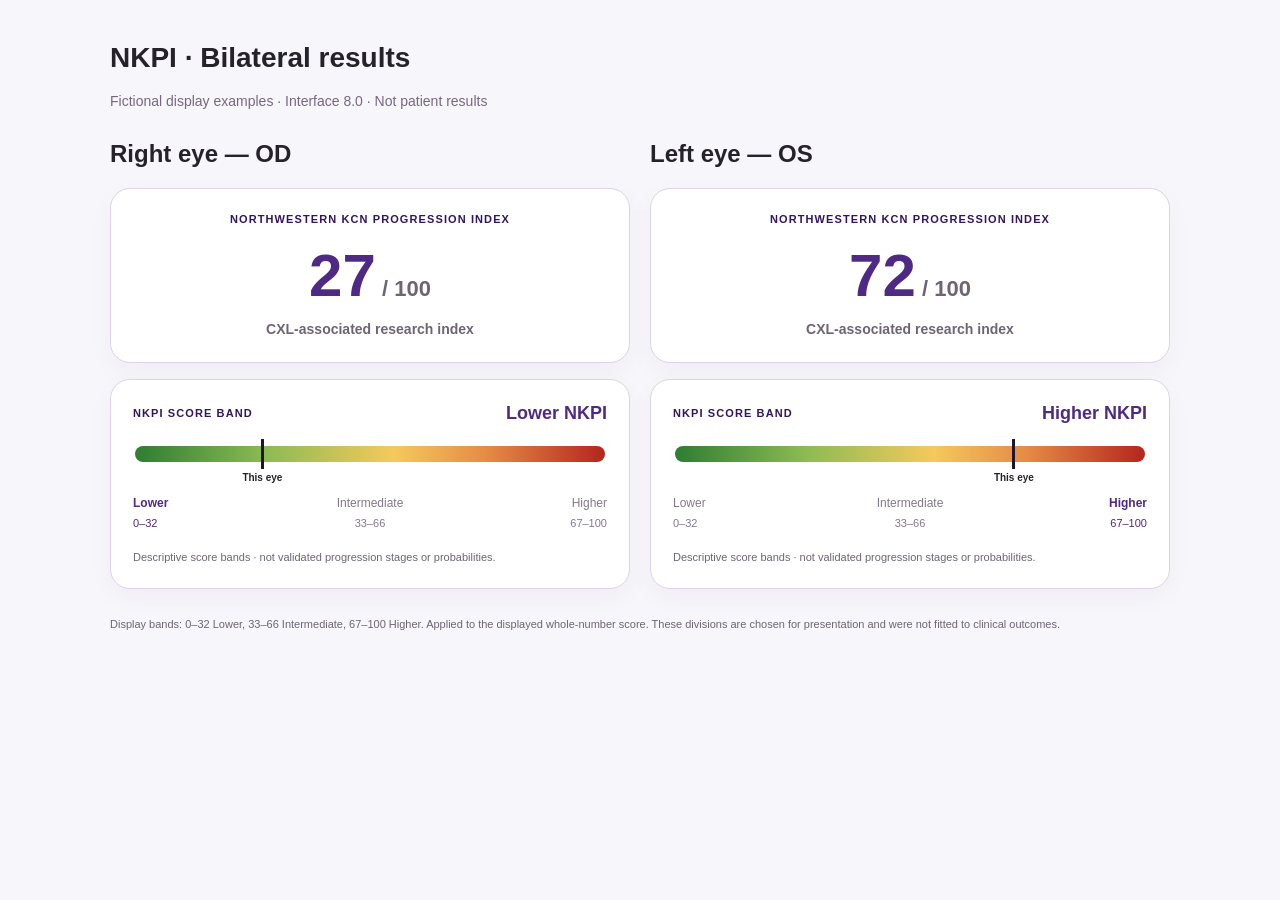
<file: docs/SCORE_BAND_PREVIEW.html>
<!doctype html><html lang="en"><head><meta charset="utf-8"><meta name="viewport" content="width=device-width,initial-scale=1"><title>NKPI 8.0 · Score-band preview</title><link rel="stylesheet" href="../components/app.css"><style>body{padding:24px 12px}main{max-width:1060px;margin:auto}.preview-note{color:#766781;font-size:14px;margin-bottom:24px}</style></head><body><main><h1>NKPI · Bilateral results</h1><p class="preview-note">Fictional display examples · Interface 8.0 · Not patient results</p><div class="eye-grid"><section><h2>Right eye — OD</h2><div class="clinical-card score-card"><div class="score-label">Northwestern KCN Progression Index</div><div class="score-number">27<span> / 100</span></div><div class="score-sub">CXL-associated research index</div></div><div class="clinical-card score-band-card" data-score-band="lower"><div class="score-band-heading"><span class="score-label">NKPI score band</span><strong>Lower NKPI</strong></div><div class="gauge" role="img" aria-label="NKPI 27 of 100, Lower NKPI, descriptive score band"><div class="marker" style="left:27%"></div></div><div class="score-band-legend"><span class="active"><b>Lower</b><small>0–32</small></span><span><b>Intermediate</b><small>33–66</small></span><span><b>Higher</b><small>67–100</small></span></div><p class="micro score-band-note">Descriptive score bands · not validated progression stages or probabilities.</p></div></section><section><h2>Left eye — OS</h2><div class="clinical-card score-card"><div class="score-label">Northwestern KCN Progression Index</div><div class="score-number">72<span> / 100</span></div><div class="score-sub">CXL-associated research index</div></div><div class="clinical-card score-band-card" data-score-band="higher"><div class="score-band-heading"><span class="score-label">NKPI score band</span><strong>Higher NKPI</strong></div><div class="gauge" role="img" aria-label="NKPI 72 of 100, Higher NKPI, descriptive score band"><div class="marker" style="left:72%"></div></div><div class="score-band-legend"><span><b>Lower</b><small>0–32</small></span><span><b>Intermediate</b><small>33–66</small></span><span class="active"><b>Higher</b><small>67–100</small></span></div><p class="micro score-band-note">Descriptive score bands · not validated progression stages or probabilities.</p></div></section></div><p class="micro">Display bands: 0–32 Lower, 33–66 Intermediate, 67–100 Higher. Applied to the displayed whole-number score. These divisions are chosen for presentation and were not fitted to clinical outcomes.</p></main></body></html>
</file>
<file: components/app.css>
:root{color-scheme:light;--purple:#4E2A84;--dark:#32145F;--light:#EDE5F5;--bg:#F7F6FA;--text:#25222A;--muted:#6D6474;--border:#DDD4E8}*{box-sizing:border-box}html,body{margin:0;height:auto;min-height:0;background:var(--bg);color:var(--text);font-family:-apple-system,BlinkMacSystemFont,"Segoe UI",Arial,sans-serif;line-height:1.5}#app{max-width:1080px;margin:0 auto;padding:4px 16px 18px}h1{font-size:28px;line-height:1.25;margin:16px 0}h2{font-size:24px;margin:0 0 16px}h3{font-size:18px;margin:0 0 12px}.utility{display:flex;align-items:center;justify-content:space-between;gap:12px;margin:6px 0 16px;font-size:12px;color:var(--muted)}.utility div,.actions{display:flex;flex-wrap:wrap;gap:8px}button{border:1px solid var(--border);border-radius:999px;background:#fff;color:var(--dark);font:inherit;font-size:13px;font-weight:650;padding:10px 17px;cursor:pointer;min-height:42px}button:hover{background:var(--light);border-color:var(--purple)}button.primary{color:#fff;background:var(--purple);border-color:var(--purple)}button:disabled{opacity:.45;cursor:not-allowed}button:focus-visible,input:focus-visible,select:focus-visible,summary:focus-visible{outline:3px solid #9A7BC6;outline-offset:2px}iframe{display:block;width:100%;border:0;background:var(--bg)}#extractor-frame{min-height:870px}#cornea-frame{height:700px}.card,.clinical-card{background:#fff;border:1px solid var(--border);border-radius:20px;padding:22px;margin:16px 0;box-shadow:0 8px 26px rgba(50,20,95,.04)}summary{cursor:pointer;display:flex;align-items:center;gap:12px;list-style:none}summary:before{content:"▸";color:var(--purple)}details[open]>summary:before{content:"▾"}summary small{display:block;font-size:13px;color:var(--muted);font-weight:400;margin-top:3px}.eye-grid{display:grid;grid-template-columns:1fr 1fr;gap:20px;align-items:start}.eye-editor{border:1px solid var(--border);border-radius:16px;padding:18px;min-width:0}.editor-title{display:flex;align-items:center;justify-content:space-between;gap:10px;margin-bottom:16px;font-size:17px;font-weight:700}.editor-title select{max-width:135px}.field{display:flex;flex-direction:column;gap:6px;font-size:13px;font-weight:600}.editor-settings,.quality-grid{display:grid;grid-template-columns:1fr 1fr;gap:10px;margin-bottom:15px}.editor-settings:has([hidden]),.quality-grid:has(>:only-child){grid-template-columns:1fr}.field input,select,input[type=number]{width:100%;min-width:0;min-height:43px;border:1px solid #D8CEE5;border-radius:9px;padding:9px 10px;background:#fff;color:var(--text);font:inherit;font-size:15px}.entry-header,.entry-row{display:grid;grid-template-columns:1.05fr 1fr;gap:9px;align-items:center;margin:10px 0}.paired .entry-header,.paired .entry-row{grid-template-columns:1fr .8fr .8fr}.entry-header{font-size:11px;color:var(--muted);text-transform:uppercase;letter-spacing:.06em}.entry-label{font-size:13px;font-weight:650}.entry-label small{display:block;font-size:11px;color:var(--muted);font-weight:400}.check{display:flex;gap:9px;align-items:flex-start;font-size:13px;font-weight:500}.check input{accent-color:var(--purple);width:17px;height:17px;flex-shrink:0;margin-top:3px}.eligibility{margin-top:15px;padding:12px;background:var(--light);border-radius:10px}.form-footer{display:flex;align-items:center;justify-content:space-between;gap:16px;padding-top:22px}.notice{border:1px solid var(--border);border-radius:12px;padding:14px 16px;background:var(--light);margin:14px 0;font-size:14px}.notice.error{background:#FFF2F1;border-color:#E5B5B2;color:#88271F}.notice.success{background:#EFF8F1;color:#255D38;border-color:#C9DCCD}.notice.warning{background:#FFF8E8;border-color:#E9D4A8;color:#745017}.muted{color:var(--muted);font-size:13px}.micro{font-size:11px;color:var(--muted)}.section-head{display:flex;align-items:center;justify-content:space-between;gap:12px}.badge{border-radius:99px;background:var(--light);color:var(--dark);padding:7px 12px;font-size:10px;font-weight:700;letter-spacing:.07em}.score-label{font-size:11px;text-transform:uppercase;color:var(--dark);letter-spacing:.1em;font-weight:700}.score-number{font-size:60px;line-height:1.25;color:var(--purple);font-weight:780;margin:10px 0 0}.score-number span{font-size:22px;color:var(--muted)}.score-sub{font-size:14px;font-weight:600;color:var(--muted);margin-top:6px}.score-card{text-align:center}.gauge-labels{display:flex;justify-content:space-between;font-size:11px;color:var(--muted)}.gauge{position:relative;height:16px;border-radius:99px;background:linear-gradient(90deg,#2E7D32 0%,#8DBB53 28%,#F4C95D 55%,#E58A45 75%,#B3261E 100%);margin:14px 2px 32px}.marker{position:absolute;top:-7px;width:3px;height:30px;background:#21152D;transform:translateX(-1px)}.marker:after{content:"This eye";position:absolute;top:31px;left:50%;transform:translateX(-50%);white-space:nowrap;font-size:10px;font-weight:700}.interpretation{background:var(--light);color:var(--dark);padding:15px;border-radius:13px;font-size:14px;line-height:1.65}.reason-up,.reason-down{border-left:4px solid #B3261E;border-radius:12px;padding:14px 15px;margin:10px 0;background:#FFF4F3;font-size:13px}.reason-down{border-left-color:#2E7D32;background:#F1FAF3}.clinical-card .score-label{margin-bottom:10px}.audit{margin-top:14px}.audit .table-wrap{margin-top:12px}.table-wrap{overflow:auto;max-width:100%}table{border-collapse:collapse;width:100%;font-size:12px;text-align:left}th,td{border-bottom:1px solid #E9E3EF;padding:8px 5px;vertical-align:top}th{color:var(--dark);font-weight:650;background:#F7F4FA}td.num{font-variant-numeric:tabular-nums}.result-actions{display:flex;gap:8px;flex-wrap:wrap;margin:16px 0}.limits p{font-size:13px}.viewer-heading{padding-top:24px;border-top:1px solid var(--border);margin-top:26px}.eyebrow{color:var(--purple);font-size:10px;font-weight:700;letter-spacing:.14em}.hash{font:10px ui-monospace,SFMono-Regular,Consolas,monospace;overflow-wrap:anywhere}footer{display:flex;align-items:center;justify-content:space-between;gap:12px;margin:20px 0;color:var(--muted);font-size:11px}dialog{max-width:480px;border:1px solid var(--border);border-radius:20px;padding:28px;color:var(--text)}dialog::backdrop{background:rgba(35,20,50,.35)}[hidden]{display:none!important}@media(max-width:700px){#app{padding:4px 8px 12px}.utility{flex-direction:column;align-items:flex-start}.eye-grid{grid-template-columns:1fr}.card,.clinical-card{padding:17px}.form-footer,footer{flex-direction:column;align-items:stretch}.editor-title{font-size:16px}.score-number{font-size:54px}h1{font-size:24px}button{font-size:12px}.entry-label{font-size:12px}#extractor-frame{min-height:900px}}

.reset-panel{background:#F1EAF8;border-color:#9D83BC}.reset-panel h2{font-size:21px}.reset-panel p{font-size:14px}
/* v4.1 original report map gallery; matches the existing purple interface. */
.viewer-tabs{display:flex;gap:6px;background:#ECE6F2;border:1px solid var(--border);border-radius:14px;padding:5px;margin:12px 0}
.viewer-tabs button{flex:1;border:0;border-radius:10px;background:transparent;white-space:normal}
.viewer-tabs button.active{background:var(--purple);color:#fff}
.report-gallery{margin-top:8px}.report-gallery .section-head{align-items:flex-start}.report-gallery h2{margin-bottom:4px}
.report-tools{display:flex;align-items:end;gap:14px;flex-wrap:wrap}.report-tools .field{min-width:190px}.report-tools>span{flex:1}
.report-thumbnails{display:flex;gap:10px;overflow-x:auto;padding:8px 2px 12px;margin:10px 0;scrollbar-width:thin}
.report-thumb{flex:0 0 155px;display:flex;flex-direction:column;align-items:stretch;text-align:left;gap:8px;border-radius:12px;padding:9px;white-space:normal;font-size:11px;line-height:1.4}
.report-thumb img{width:135px;height:100px;object-fit:contain;background:#F5F3F8;border-radius:6px}
.report-thumb[aria-pressed=true]{border:2px solid var(--purple);padding:8px;background:var(--light)}
.report-caption{display:flex;flex-direction:column;gap:3px;margin:8px 0}.report-caption b{font-size:14px;color:var(--dark)}
.report-image-wrap{width:100%;height:auto;max-height:780px;overflow:auto;background:#F1EEF5;border:1px solid var(--border);border-radius:12px}
#report-image{display:block;max-width:none;width:100%;height:auto;margin:0 auto}.report-zoom{display:flex;gap:6px;margin:10px 0}
#report-dialog{width:min(1200px,96vw);max-width:96vw;max-height:94vh;padding:20px;border:1px solid var(--border);border-radius:18px}
#report-dialog h2{font-size:20px;margin:0}.dialog-report-wrap{overflow:auto;max-height:75vh}.dialog-report-wrap img{display:block;width:100%;height:auto}
@media(max-width:700px){.viewer-tabs{flex-direction:column}.report-gallery .section-head{display:block}.report-tools{align-items:stretch}.report-tools .field{width:100%}.report-thumb{flex-basis:132px}.report-thumb img{width:112px;height:84px}.report-zoom button{padding:8px 11px}.report-image-wrap{max-height:600px}}

/* Inline expansion avoids an off-screen native modal in a tall Streamlit iframe. */
#report-dialog{width:100%;max-width:none;max-height:none;padding:16px;margin:12px 0;background:#F8F5FB}
#report-dialog .section-head{position:sticky;top:0;background:#F8F5FB;padding-bottom:10px}
#report-dialog .dialog-report-wrap{max-height:850px;border:1px solid var(--border);border-radius:10px;background:#fff;overflow:auto}
#report-dialog .dialog-report-wrap img{width:125%;min-width:1000px;max-width:none;height:auto}
/* v4.3 stable, readable ranked comparison. No data hidden behind a closed tab. */
.ranked-audit{padding:20px 16px}.ranked-audit>summary{font-size:17px;min-height:34px;line-height:1.35}
.ranked-audit[open]>summary{margin-bottom:14px}.impact-intro p,.impact-method{font-size:12px;color:var(--muted);line-height:1.6}
.impact-badge{display:inline-block;background:var(--light);color:var(--dark);border-radius:999px;padding:5px 10px;font-size:10px;font-weight:750}
.impact-key{display:flex;justify-content:space-between;gap:12px;font-size:11px;margin:14px 0 4px}
.impact-up{color:#9D3827}.impact-down{color:#246543}.impact-neutral{color:#6D6474}
.impact-table{font-size:12px;min-width:430px;table-layout:fixed}.impact-table thead th{font-size:10px;padding:10px 5px}
.impact-table thead th:first-child{width:29%}.impact-table thead th:nth-child(2){width:23%}.impact-table thead th:nth-child(3){width:21%}.impact-table thead th:last-child{width:27%}
.impact-table tbody th{background:transparent;color:var(--text);font-size:12px;font-weight:650;padding:12px 4px}
.impact-table td{padding:12px 5px}.impact-table tr:nth-child(1){background:#F9F6FD}.impact-table tr:nth-child(2){background:#FDFBFF}
.impact-rank{display:inline-flex;align-items:center;justify-content:center;border-radius:6px;background:#EEE7F5;color:var(--purple);width:18px;height:20px;font-size:10px;margin:0 4px 5px 0;vertical-align:top}
.impact-name{display:inline-block;max-width:calc(100% - 26px)}.impact-table small{display:block;font-size:10px;font-weight:400;line-height:1.45;margin-top:4px;color:var(--muted);overflow-wrap:anywhere}
.impact-table .training-warning{color:#916326}.impact-table td b{font-size:13px;white-space:nowrap}
.impact-meter{display:block;height:8px;background:#F0EDF4;border-radius:2px;position:relative;margin:7px 0 5px;overflow:hidden}.impact-zero{position:absolute;left:50%;top:0;bottom:0;border-left:1px solid #7B7188;z-index:2}
.impact-fill{position:absolute;height:100%;border-radius:2px}.impact-fill.impact-up{background:#C97866}.impact-fill.impact-down{background:#599876}
.technical-audit{border-top:1px solid var(--border);margin-top:18px;padding-top:14px;font-size:13px}.technical-audit summary{min-height:32px}
.sr-only{position:absolute;width:1px;height:1px;margin:-1px;padding:0;overflow:hidden;clip:rect(0,0,0,0);white-space:nowrap;border:0}
.eye-grid>section{min-width:0}.impact-wrap:focus-visible{outline:2px solid #9272BA}
@media(max-width:700px){.ranked-audit{padding:15px 11px}.ranked-audit>summary{font-size:16px}}
.current-impact-score{display:block;font-size:13px;color:var(--dark);margin-top:10px}

/* v7.4: collapsed SOURCE-domain panel; scoped to preserve the existing UI. */
.progression-drawer{margin-top:28px;border-color:#C9B6DD}
.progression-drawer>summary{min-height:46px;color:var(--dark)}
.progression-drawer>summary small{display:block;color:var(--muted);font-size:12px;font-weight:400;margin-top:4px}
.progression-intro{margin:22px 0 18px}.progression-intro h2{margin:7px 0;font-size:23px}.progression-intro p{font-size:13px;color:var(--muted);margin:0;max-width:750px}
.progression-eye{background:#FBFAFD;border:1px solid var(--border);border-radius:18px;padding:0;min-width:0;overflow:hidden}
.progression-overview{background:#241F2D;color:#F0EAF7;padding:24px;border-top:5px solid #746189;min-height:300px}
.progression-overview.has-crossings{background:#32273F;border-top-color:#BE9BE9}
.progression-detail{padding:24px}
.progression-training-note{background:#F5F0E8;border:1px solid #DCCBAF;border-radius:12px;padding:16px 18px;margin-bottom:20px;color:#694D25;font-size:13px;line-height:1.5}
.progression-training-note p{margin:6px 0}.progression-training-note summary{min-height:36px;color:#694D25}
.progression-training-note>details{margin-top:5px}.progression-training-note>details>p{color:#514B54}
.progression-eye-heading{display:flex;justify-content:space-between;align-items:center;gap:8px;flex-wrap:wrap}.progression-eye-heading h3{font-size:20px;margin:0 0 16px;color:inherit}
.progression-status{font-size:23px;line-height:1.22;font-weight:700;color:var(--dark);margin-bottom:12px;overflow-wrap:anywhere}
.progression-reason{font-size:13px;line-height:1.55;margin:0 0 18px;color:var(--muted)}
/* Requested forecast cards above actual domain rows. Threshold logic unchanged. */
.progression-observed-label{font-size:11px;color:#C6B9D5;text-transform:uppercase;letter-spacing:.06em;font-weight:600;border-top:1px solid #5B4C6B;margin-top:22px;padding-top:18px}
.progression-count{display:flex;align-items:center;gap:16px;margin:5px 0 0}.progression-count>b{font-size:31px;font-weight:650;white-space:nowrap;color:#F0EAF7;font-variant-numeric:tabular-nums}.progression-count>b span{font-size:25px;color:#F0EAF7}.progression-count>span{font-size:14px;color:#C6B9D5}
.progression-domain{border-top:1px solid var(--border);font-size:13px}.progression-domain>summary{min-height:47px;gap:8px;padding:8px 0;flex-wrap:wrap}.progression-domain-name{flex:1;min-width:90px;font-weight:600}.progression-domain-status{font-size:11px;font-weight:650;padding:4px 8px;border-radius:20px;white-space:nowrap}.progression-domain-status.crossed{background:#E9E0F4;color:#4C2676}.progression-domain-status.not-crossed{background:#F0EDF3;color:#645A70}.progression-domain-unavailable{display:flex;justify-content:space-between;gap:10px;border-top:1px solid var(--border);padding:12px 0;font-size:12px}.progression-domain-unavailable>span:last-child{color:var(--muted)}
.progression-component{display:grid;grid-template-columns:minmax(0,1fr) minmax(0,1.25fr);gap:3px 8px;padding:9px 0 12px;font-variant-numeric:tabular-nums}.progression-component strong,.progression-component-result{text-align:right}.progression-component strong{font-size:12px;overflow-wrap:anywhere}.progression-component small,.progression-component-result{font-size:11px;color:var(--muted);line-height:1.5}.progression-component-visits{grid-column:1/-1}
.progression-forecast{padding:0;background:transparent;margin:0}.progression-forecast-label{font-size:17px;font-weight:600;color:#F0EAF7}.progression-forecast-value{font-size:72px;line-height:1.15;font-weight:600;letter-spacing:-.04em;margin:6px 0 12px;color:#F0EAF7}.progression-forecast p{font-size:13px;color:#C6B9D5;margin:8px 0 0;line-height:1.55}.progression-forecast-definition{margin-top:7px}.progression-forecast-definition>summary{font-size:12px;color:#D0B3F0;min-height:36px}
.progression-evidence ul{padding-left:18px;margin:8px 0 0}.progression-evidence li{margin:5px 0}.progression-evidence>summary{align-items:flex-start}.progression-evidence>summary:before{padding-top:1px}.progression-evidence>summary small{font-size:11px;margin-top:4px;color:var(--dark)}.progression-evidence p{margin:10px 0 0}.progression-structural{background:var(--light);border-radius:8px;padding:12px;margin:8px 0}.progression-structural p{margin-bottom:0}
.progression-meta{font-size:12px;color:var(--muted);margin:16px 0}
.progression-evidence{font-size:12px;line-height:1.5;background:var(--light);border-radius:10px;padding:12px;color:var(--dark)}.progression-evidence b,.progression-evidence span{display:block}.progression-evidence span{margin-top:4px}
.progression-caution{font-size:12px;line-height:1.5;color:#87561A}.progression-values{border-top:1px solid var(--border);padding-top:14px;margin-top:16px;font-size:12px}.progression-values summary{min-height:44px;color:var(--purple);font-weight:650}.progression-values p{line-height:1.55;color:var(--muted)}.progression-values table{margin-top:10px;font-size:12px;font-variant-numeric:tabular-nums}.progression-values th small{display:block;font-size:11px;color:var(--muted)}.progression-values td{text-align:right}.progression-values thead th:not(:first-child){text-align:right}
@media(max-width:700px){.progression-overview,.progression-detail{padding:18px}.progression-status{font-size:22px}.progression-drawer>summary{align-items:flex-start}.progression-drawer>summary:before{padding-top:3px}.progression-count{align-items:flex-start;flex-wrap:wrap}.progression-forecast-value{font-size:64px}}

/* v7.8 conditional projection: neutral purple, no diagnostic risk colours. */
.projection-kicker{font-size:10px;letter-spacing:.10em;color:#BEA8D7;font-weight:700;margin-top:4px}
.progression-forecast-value>span{font-size:30px;letter-spacing:0;font-weight:400;color:#B8A9C7;margin-left:4px}
.projection-segments{display:grid;grid-template-columns:repeat(4,1fr);gap:6px;margin:20px 0 16px}.projection-segments>span{height:5px;border-radius:5px;background:#52445F}.projection-segments>.filled{background:#C7A6F2}
.projection-range{display:flex;justify-content:space-between;gap:12px;align-items:center;padding:13px 0;border-top:1px solid #594A68;border-bottom:1px solid #594A68}.projection-range>span{font-size:12px;max-width:150px;color:#D1C5DD}.projection-range>strong{font-size:25px;white-space:nowrap;font-weight:600}.projection-range small{font-size:15px;font-weight:400;color:#B8A9C7}
.projection-sensitivity{font-size:12px;color:#E6D4FC;margin-top:13px;font-weight:500}.progression-forecast p.projection-context{color:#E0CBA3;font-size:12px}
.projection-scenarios{width:100%;font-size:11px;margin-top:12px;border-collapse:collapse;color:#DFD3EA}.projection-scenarios th{text-align:left;background:transparent;color:#BFAAD5}.projection-scenarios th,.projection-scenarios td{padding:8px 4px;border-bottom:1px solid #594A68}.projection-scenarios th:not(:first-child),.projection-scenarios td:not(:first-child){text-align:right;white-space:nowrap}
.progression-training-note{background:#F2EEF7;border-color:#D7C9E5;color:#514062}.progression-training-note summary{color:#5F3D80}

/* 7.9: observed findings lead; conditional outlook stays secondary. */
.progression-observed-label{border-top:0;margin-top:0;padding-top:0;font-size:11px}
.progression-count>b{font-size:68px;line-height:1.15}.progression-count>b span{font-size:30px;color:#CABAD9}.progression-count>span{max-width:155px;font-size:14px}.observed-reference{font-size:12px;color:#C6B9D5;margin:9px 0 23px}
.progression-forecast{border-top:1px solid #594A68;padding-top:21px;margin-top:14px}.projection-inline{display:flex;align-items:center;gap:15px;margin:8px 0}.progression-forecast-value{font-size:39px;margin:0;white-space:nowrap}.progression-forecast-value>span{font-size:21px}.progression-forecast-label{font-size:14px}.projection-inline p{font-size:11px;margin-top:2px}.projection-sensitivity{font-size:12px;font-weight:600;margin-top:10px}.progression-forecast p.projection-qualifier{font-size:11px;color:#C6B9D5;margin-top:5px}.progression-forecast p.projection-context{color:#D8CBE5}.progression-overview{min-height:0}.result-model-notes{font-size:12px;color:var(--muted);padding:10px 4px;margin:10px 0;border-top:1px solid var(--border)}.result-model-notes summary{min-height:32px;color:var(--purple)}.result-model-notes li{margin:8px 0}.result-model-notes ul{padding-left:20px}

/* v7.9.1: descriptive score bands, separate from measured progression. */
.score-band-heading{display:flex;align-items:center;justify-content:space-between;gap:12px;flex-wrap:wrap;margin-bottom:21px}.score-band-heading .score-label{margin:0}.score-band-heading strong{font-size:18px;color:#4e2a84;line-height:1.3}.score-band-legend{display:grid;grid-template-columns:repeat(3,minmax(0,1fr));gap:7px;margin-top:18px}.score-band-legend span{font-size:12px;color:#82788c;min-width:0}.score-band-legend span:nth-child(2){text-align:center}.score-band-legend span:last-child{text-align:right}.score-band-legend b{font-weight:500}.score-band-legend small{display:block;font-size:11px;margin-top:3px}.score-band-legend .active{color:#4e2a84}.score-band-legend .active b{font-weight:750}.score-band-note{margin:18px 0 0;line-height:1.5}
/* v8 observed evidence: same bilateral purple layout; technical details collapsed. */
.evidence-research-note{padding:12px 16px;border-radius:12px;background:#f2eef8;color:#5b4b70;font-size:13px;margin-bottom:20px}
.ev-evidence-title{font-size:25px;line-height:1.3;font-weight:700;margin:12px 0 18px}
.ev-count{display:flex;gap:16px;align-items:center;margin:15px 0}.ev-count b{font-size:66px;line-height:1}.ev-count span{font-size:14px;line-height:1.6;color:#e0d6ee}
.ev-qualifier,.ev-history{font-size:12px;color:#ddd2e9}.ev-history{margin-top:16px;padding-top:15px;border-top:1px solid #82738f}
.ev-domain{border-bottom:1px solid #e4ddea;padding:15px 0}.ev-domain summary{display:flex;justify-content:space-between;align-items:center;gap:12px;cursor:pointer;font-weight:650;font-size:14px}.ev-domain summary small{display:block;font-weight:400;font-size:11px;color:#746680;margin-top:3px}.ev-state{border-radius:14px;padding:4px 8px;background:#f1edf6;color:#61556e;font-size:11px;font-weight:600;white-space:nowrap}.ev-state.active{background:#6a4993;color:white}
.ev-domain-body{padding:12px 0 0}.ev-measure{display:grid;grid-template-columns:1fr auto;gap:3px 8px;margin-bottom:10px;font-size:13px}.ev-measure small{grid-column:1 / -1;color:#73677e}.ev-signal{height:6px;background:#e5deed;position:relative;margin-top:17px;border-radius:4px}.ev-signal:before{content:'';position:absolute;left:50%;height:10px;top:-2px;width:1px;background:#766587}.ev-signal span{position:absolute;width:10px;height:10px;top:-2px;transform:translateX(-50%);border-radius:50%;background:#74539e}.ev-signal-labels{display:flex;justify-content:space-between;color:#786c83;font-size:11px;margin:7px 0}
.ev-pace{background:#f7f4fa;padding:15px;border-radius:12px;margin:20px 0;color:#352944}.ev-pace .progression-observed-label{color:#6a587c}.ev-pace>div:not(:first-child){display:flex;justify-content:space-between;gap:12px;margin-top:10px;font-size:13px}.ev-pace p{font-size:12px;color:#776984;margin:12px 0 0}.ev-audit{font-size:11px}.ev-audit th small{display:block;color:#776984}.ev-inline-note{font-size:12px;color:#766083}.progression-values{margin-top:15px}.progression-values summary{cursor:pointer}.progression-values p,.progression-values li{font-size:12px;line-height:1.6}.progression-values a{color:#63428c}
@media(max-width:600px){.ev-evidence-title{font-size:23px}.ev-domain summary{flex-wrap:wrap}.ev-pace>div:not(:first-child){flex-wrap:wrap}.ev-audit th,.ev-audit td{padding:6px!important}.ev-count b{font-size:58px}}

/* Baseline outlook: scoped, no changes to existing calculator or extraction. */
.bl-drawer{margin-top:24px}.bl-drawer>summary small{display:block;font-weight:400;color:#74697f;margin-top:6px}.bl-intro{padding:25px 4px 20px}.bl-intro h2{font-size:26px;margin:9px 0}.bl-intro p{max-width:720px;line-height:1.6;color:#696273}.bl-eye{min-width:0;border:1px solid #ddd5e6;border-radius:20px;overflow:hidden;background:#fff;padding:25px}.bl-eye-heading{display:flex;align-items:center;justify-content:space-between;gap:10px;flex-wrap:wrap;margin-bottom:27px}.bl-eye-heading h3{font-size:19px;margin:0;color:#342743}.bl-pill{border-radius:20px;background:#f1ebf8;color:#634782;padding:6px 9px;font-size:10px;font-weight:750;letter-spacing:.6px}.bl-kicker{font-size:11px;letter-spacing:1.2px;text-transform:uppercase;font-weight:750;color:#796688}.bl-current{font-size:66px;font-weight:750;letter-spacing:-3px;color:#4e2a84;line-height:1.1;margin-top:10px;font-variant-numeric:tabular-nums}.bl-current span{font-size:19px;letter-spacing:0;color:#857491;margin-left:8px}.bl-score-caption{font-size:12px;color:#75677e;margin:5px 0 25px}.bl-sensitivity{background:#f6f2fa;border:1px solid #ebe1f4;border-radius:14px;padding:20px}.bl-range{display:flex;gap:12px;align-items:baseline;flex-wrap:wrap;margin-top:10px}.bl-range strong{font-size:30px;letter-spacing:-.8px;color:#412565;font-variant-numeric:tabular-nums}.bl-range>span{font-size:12px;color:#75677e}.bl-track{position:relative;background:#e5ddeb;height:8px;border-radius:10px;margin-top:21px}.bl-track-span{position:absolute;top:0;height:8px;min-width:2px;background:#b699d1;border-radius:10px}.bl-track-dot{position:absolute;top:-3px;width:14px;height:14px;background:#4e2a84;border:2px solid white;border-radius:50%;transform:translateX(-50%);box-shadow:0 1px 5px #4e2a8433}.bl-axis{display:flex;justify-content:space-between;margin-top:6px;font-size:10px;color:#8c7d99}.bl-sensitivity p{font-size:12px;line-height:1.6;margin:14px 0 0;color:#75677e}.bl-sensitivity b{font-weight:650;color:#483355}.bl-priority{display:grid;grid-template-columns:1fr auto;gap:7px;margin:23px 0;padding-bottom:20px;border-bottom:1px solid #eee8f3}.bl-priority>span{font-size:12px;color:#776784}.bl-priority strong{font-size:13px;color:#4e2a84}.bl-priority small{grid-column:1/-1;color:#84758e;font-size:12px}.bl-contributors h4{font-size:13px;color:#51415f;margin:0 0 14px}.bl-contributors>div{display:flex;justify-content:space-between;gap:12px;font-size:13px;margin:11px 0;color:#6b5b78}.bl-contributors b{font-variant-numeric:tabular-nums;color:#4e2a84}.bl-details{margin-top:23px;border-top:1px solid #eee8f3;padding-top:16px}.bl-details summary{font-size:13px;font-weight:650;color:#4e2a84}.bl-details p,.bl-research p{font-size:13px;color:#73667f;line-height:1.65}.bl-details td,.bl-details th{font-size:11px;padding:10px 5px!important}.bl-details th{white-space:normal}.bl-forecast-status{display:flex;flex-direction:column;gap:6px;padding-top:20px;margin-top:23px;border-top:1px solid #eee8f3}.bl-forecast-status>span{font-size:11px;color:#8c7b98}.bl-forecast-status>b{font-size:15px;color:#574562}.bl-forecast-status>small{font-size:12px;color:#84758e;line-height:1.5}.bl-empty{background:#faf8fc}.bl-empty>p{color:#84758e;line-height:1.65;font-size:14px}.bl-research{padding:20px 4px 4px}.bl-research>summary{font-size:13px;color:#62536e;font-weight:650}.bl-fiction{margin-top:20px;padding:24px;background:#201928;border:1px solid #4b3b5b;border-radius:18px;color:#f1eaf8}.bl-fiction h3{color:#f1eaf8;margin:16px 0 8px;font-size:23px}.bl-fiction>p{color:#bcb0c9}.bl-fiction-label{color:#c9a9ed;font-size:11px;font-weight:750;letter-spacing:1.3px}.bl-demo-grid{display:grid;grid-template-columns:1fr 1fr;gap:18px;margin:24px 0}.bl-demo-eye{background:#292131;padding:24px;border:1px solid #58446a;border-radius:16px}.bl-demo-focus{background:#342443;border-color:#bd91e5;box-shadow:inset 0 4px #bd91e5}.bl-demo-eye h4{margin:0;font-size:19px;color:#ebe0f8}.bl-demo-number{font-size:72px;font-weight:650;letter-spacing:-3px;line-height:1.4;color:#f4ecff}.bl-demo-number span{font-size:30px;letter-spacing:0}.bl-demo-eye>b{font-size:15px;font-weight:500;line-height:1.6;color:#d5c7e1}.bl-demo-eye li{font-size:13px;margin:10px 0;color:#bcaacb}.bl-demo-eye ul{padding-left:18px}.bl-demo-eye details{border-top:1px solid #58446a;padding-top:15px;margin-top:24px}.bl-demo-eye details summary{font-size:12px;color:#ccafe6}.bl-demo-eye details strong{display:block;font-size:25px;color:#e6d5f6;margin-top:15px}.bl-demo-eye details p{color:#c6b5d3}.bl-eye a{color:#5b347f}.bl-eye summary:focus-visible,.bl-research summary:focus-visible{outline:3px solid #a88acd;outline-offset:4px;border-radius:4px}
@media(max-width:640px){.bl-eye{padding:20px}.bl-demo-grid{grid-template-columns:1fr}.bl-fiction{padding:18px}.bl-intro h2{font-size:23px}.bl-priority{grid-template-columns:1fr}.bl-current{font-size:58px}.bl-details .table-wrap{max-width:100%;overflow:auto}}

/* Dataset-fitted baseline research forecast. */
.bl-validation-note{border-left:3px solid #9974bd;padding:12px 16px;background:#f2ecf7;color:#655271;border-radius:0 8px 8px 0;font-size:13px;line-height:1.6;margin-bottom:24px}.bl-forecast-hero{border-radius:16px;padding:25px 23px;background:linear-gradient(145deg,#322343,#4e2a70);color:#f6edff}.bl-forecast-kicker{font-size:11px;font-weight:750;letter-spacing:1.3px;text-transform:uppercase;color:#d1b8e8}.bl-forecast-value{font-size:76px;letter-spacing:-3.5px;font-weight:700;line-height:1.15;margin:16px 0 10px;font-variant-numeric:tabular-nums}.bl-forecast-value span{font-size:34px;letter-spacing:-1px}.bl-forecast-hero>p{font-size:16px;font-weight:600;color:#f6edff;line-height:1.5;margin:0 0 13px}.bl-endpoint{font-size:13px;line-height:1.65;color:#dbcbe8}.bl-demo-status{display:block;margin-top:25px;padding-top:14px;border-top:1px solid #745389;font-size:9px;letter-spacing:.9px;color:#dac4ed;font-weight:750}.bl-forecast-meaning{color:#74647e;font-size:12px;line-height:1.65;margin:19px 0}.bl-assumptions{color:#76576e;font-size:12px;line-height:1.6;background:#f9f5fa;padding:12px;border-radius:9px}.bl-forecast-drivers{border-top:1px solid #eee8f3;padding-top:19px}.bl-forecast-drivers h4{font-size:14px;color:#4c355d;margin:0 0 17px}.bl-forecast-drivers>div{display:flex;justify-content:space-between;gap:10px;margin:13px 0;color:#796585;font-size:13px}.bl-forecast-drivers b{color:#563078;font-variant-numeric:tabular-nums}.bl-forecast-drivers p{font-size:11px;line-height:1.6;color:#8c7b96}.bl-forecast-footer{font-size:10px;line-height:1.6;color:#8a7b94;border-top:1px solid #eee8f3;margin-top:22px;padding-top:15px}.bl-nkpi-secondary .bl-sensitivity-body{padding-top:22px}.bl-sensitivity-body .bl-current{font-size:44px}.bl-sensitivity-body .bl-range strong{font-size:23px}
@media(max-width:420px){.bl-forecast-hero{padding:22px 17px}.bl-forecast-value{font-size:60px}.bl-forecast-value span{font-size:27px}.bl-forecast-hero>p{font-size:15px}.bl-demo-status{font-size:8px}}
</file>
